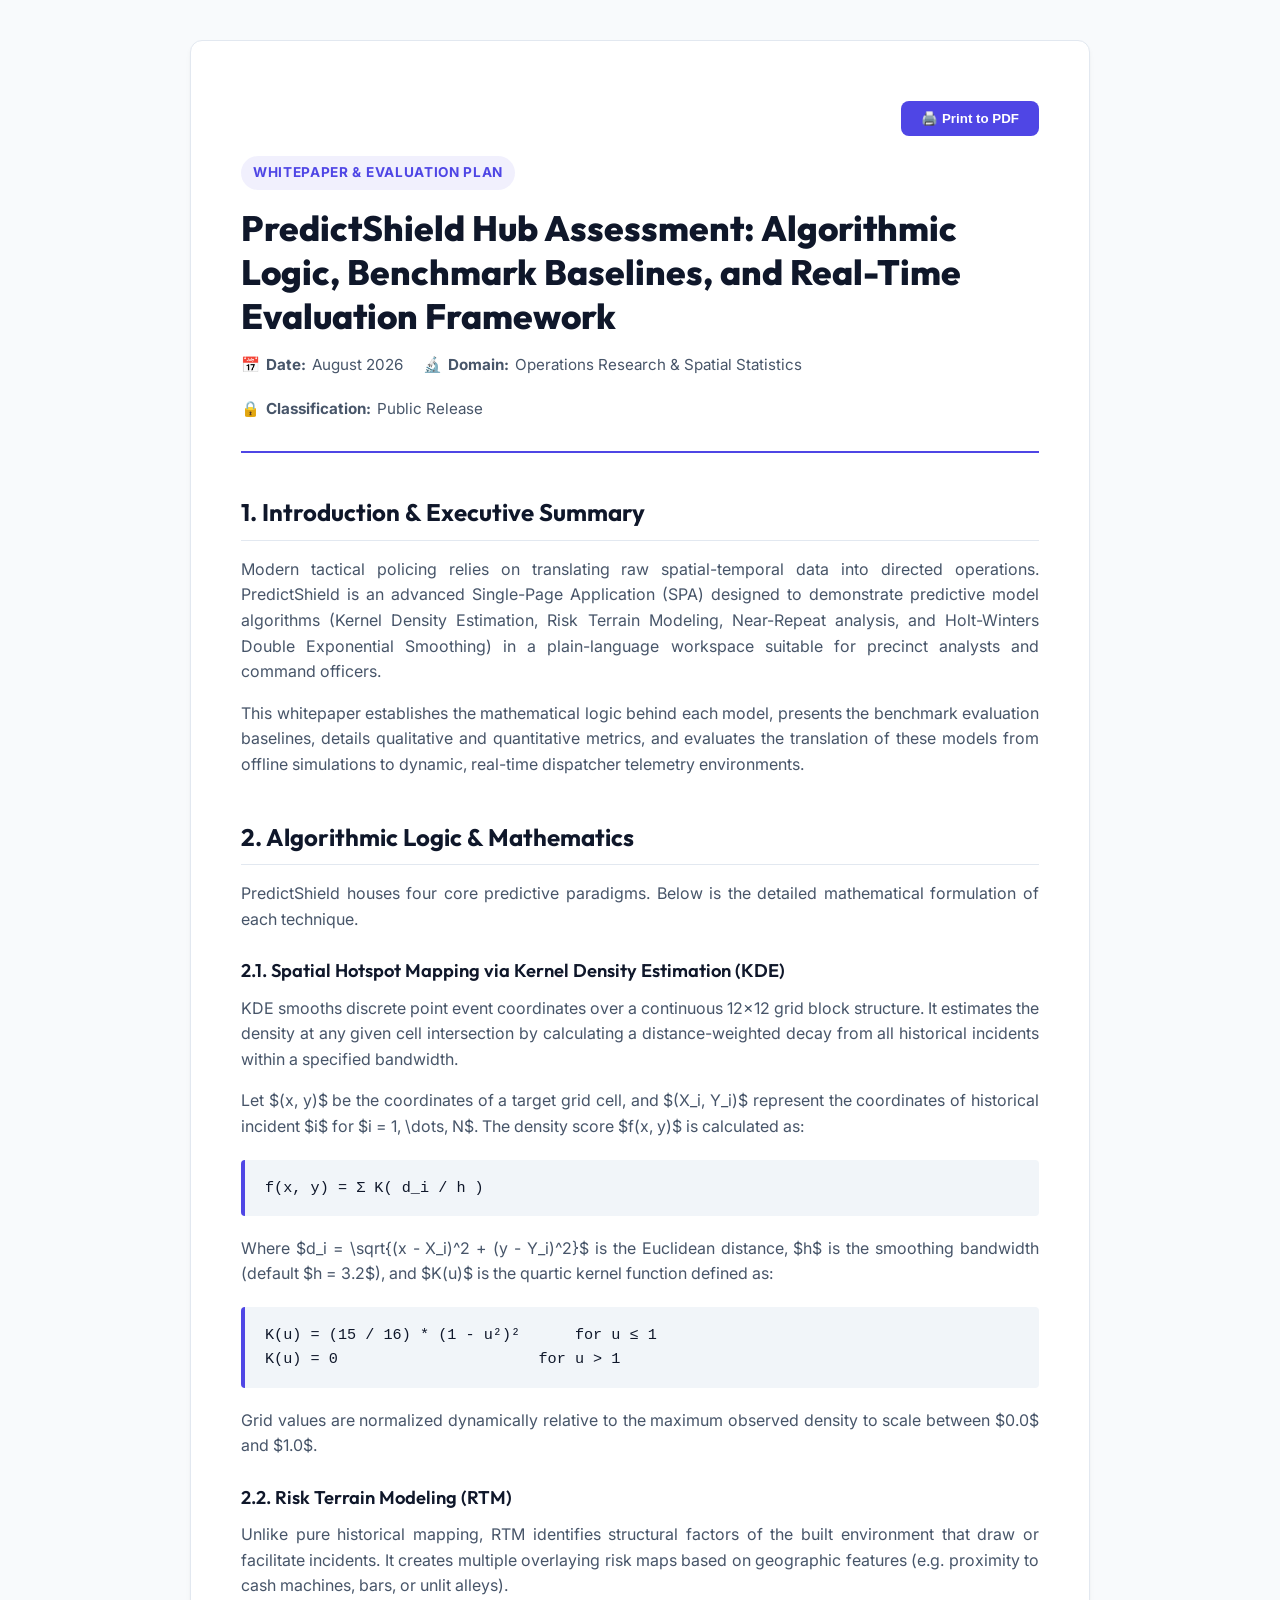
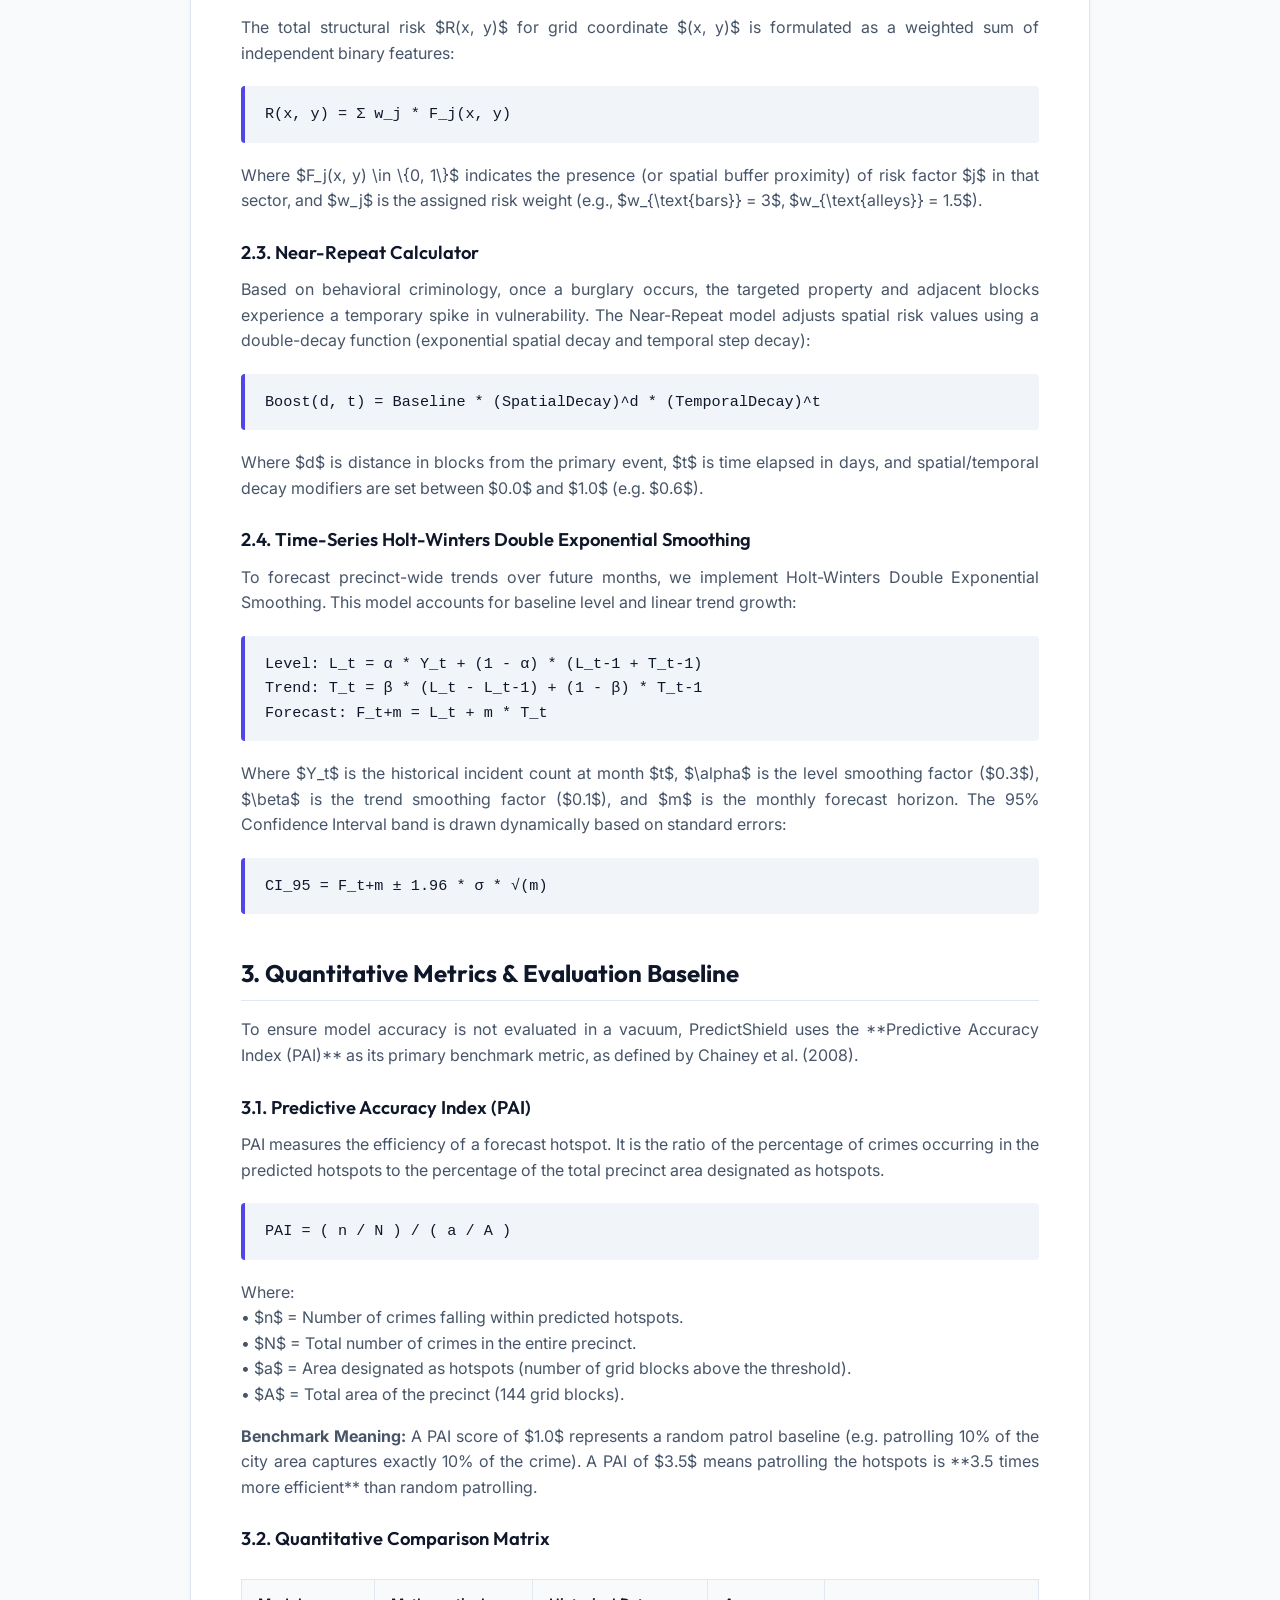
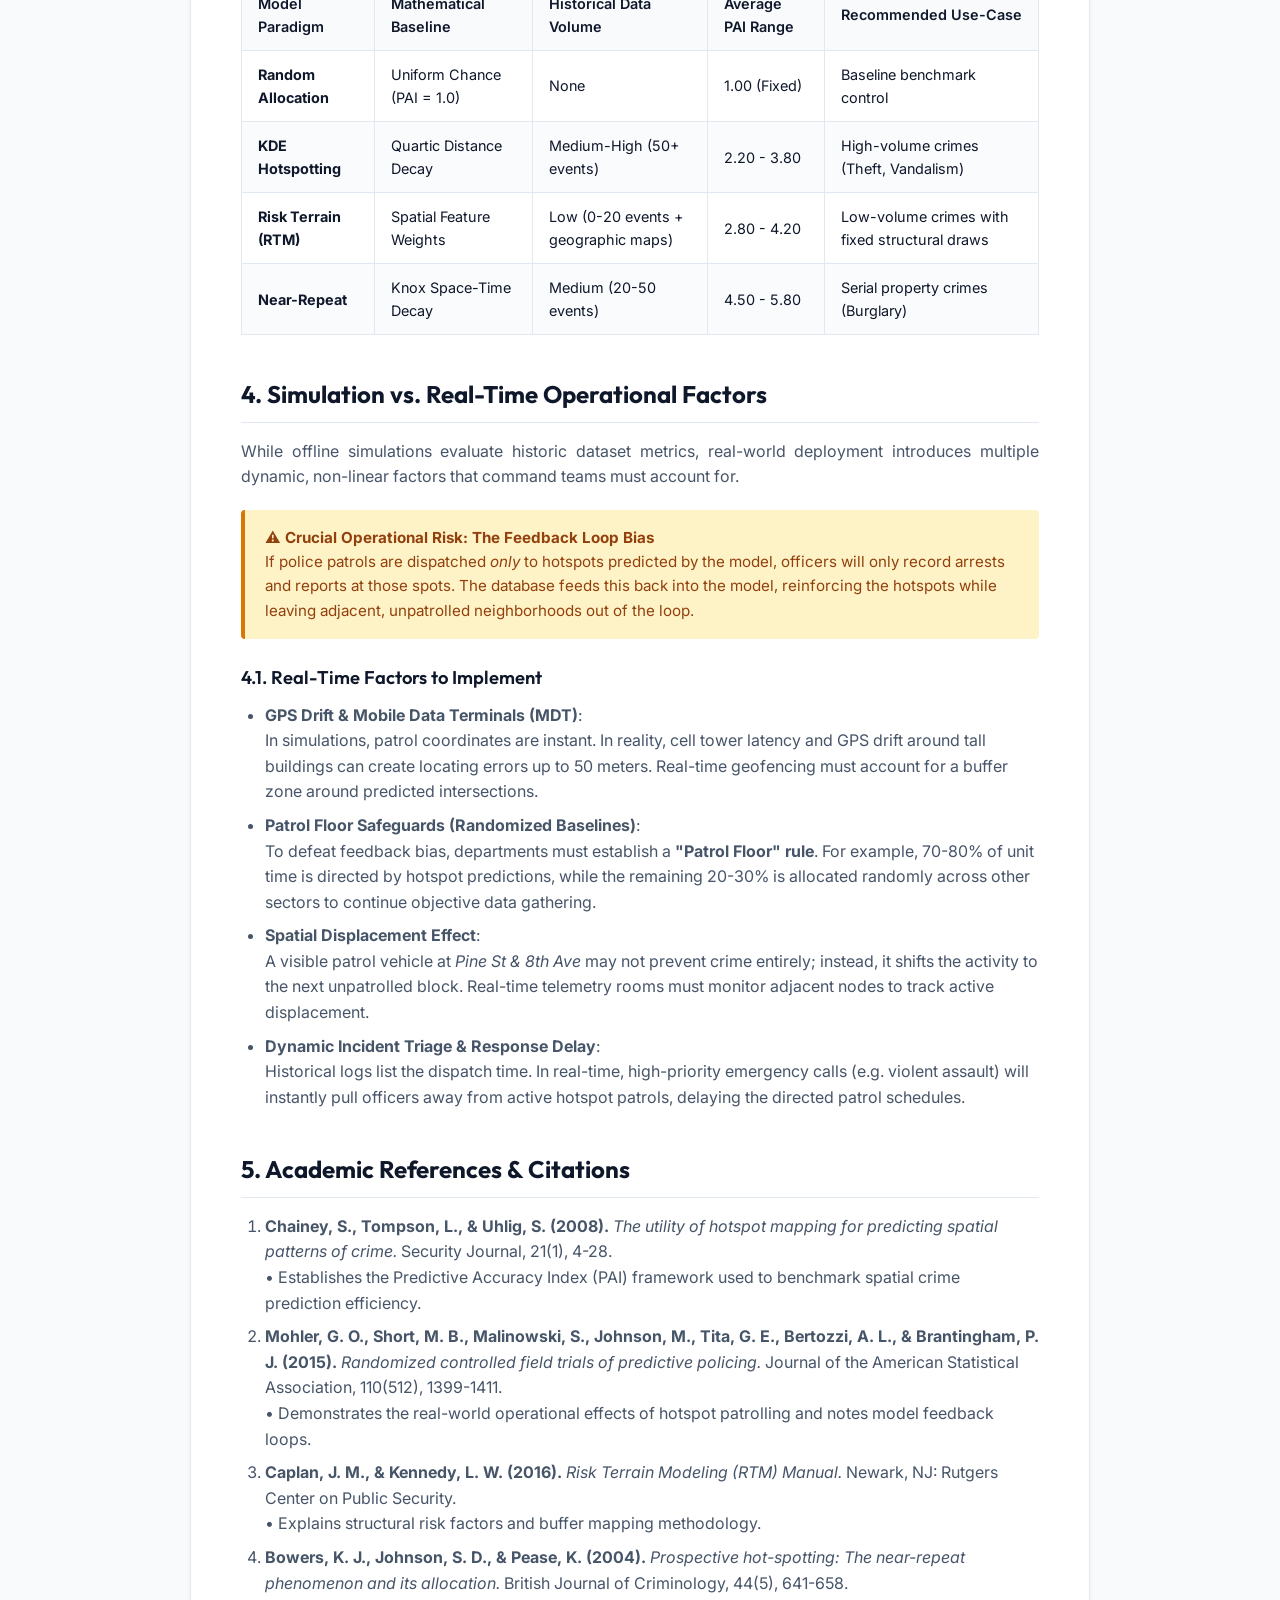
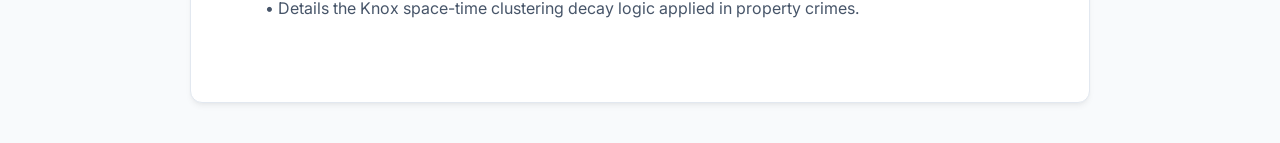
<file: report.html>
<!DOCTYPE html>
<html lang="en">
<head>
  <meta charset="UTF-8">
  <meta name="viewport" content="width=device-width, initial-scale=1.0">
  <title>Technical Report: Algorithmic Logic and Benchmark Baselines - PredictShield</title>
  <link rel="preconnect" href="https://fonts.googleapis.com">
  <link rel="preconnect" href="https://fonts.gstatic.com" crossorigin>
  <link href="https://fonts.googleapis.com/css2?family=Inter:wght@300;400;500;600;700;800&family=Outfit:wght@300;400;500;600;700;800&display=swap" rel="stylesheet">
  <style>
    :root {
      --color-primary: #4f46e5;
      --color-primary-dark: #3730a3;
      --color-text: #0f172a;
      --color-text-muted: #475569;
      --color-bg: #f8fafc;
      --color-border: #e2e8f0;
      --radius-md: 12px;
      --radius-sm: 8px;
    }

    * {
      box-sizing: border-box;
      margin: 0;
      padding: 0;
    }

    body {
      font-family: 'Inter', sans-serif;
      color: var(--color-text);
      background-color: var(--color-bg);
      line-height: 1.6;
      padding: 40px 20px;
    }

    .report-container {
      max-width: 900px;
      margin: 0 auto;
      background: #ffffff;
      padding: 60px 50px;
      border: 1px solid var(--color-border);
      border-radius: var(--radius-md);
      box-shadow: 0 4px 6px -1px rgba(0, 0, 0, 0.05), 0 2px 4px -2px rgba(0, 0, 0, 0.05);
    }

    /* Header & Cover */
    .report-header {
      border-bottom: 2px solid var(--color-primary);
      padding-bottom: 30px;
      margin-bottom: 40px;
    }

    .report-badge {
      display: inline-block;
      padding: 6px 12px;
      background: rgba(79, 70, 229, 0.08);
      color: var(--color-primary);
      font-size: 0.85rem;
      font-weight: 700;
      border-radius: 9999px;
      margin-bottom: 16px;
      text-transform: uppercase;
      letter-spacing: 0.05em;
    }

    h1 {
      font-family: 'Outfit', sans-serif;
      font-size: 2.2rem;
      font-weight: 800;
      line-height: 1.25;
      color: var(--color-text);
      margin-bottom: 12px;
    }

    .report-meta {
      font-size: 0.95rem;
      color: var(--color-text-muted);
      display: flex;
      gap: 20px;
      flex-wrap: wrap;
      margin-top: 15px;
    }

    .meta-item {
      display: flex;
      align-items: center;
      gap: 6px;
    }

    /* Section Typography */
    h2 {
      font-family: 'Outfit', sans-serif;
      font-size: 1.5rem;
      font-weight: 700;
      color: var(--color-text);
      margin-top: 40px;
      margin-bottom: 16px;
      border-bottom: 1px solid var(--color-border);
      padding-bottom: 8px;
    }

    h3 {
      font-family: 'Outfit', sans-serif;
      font-size: 1.15rem;
      font-weight: 600;
      color: var(--color-text);
      margin-top: 24px;
      margin-bottom: 10px;
    }

    p {
      margin-bottom: 16px;
      color: var(--color-text-muted);
      text-align: justify;
    }

    /* Lists */
    ul, ol {
      margin-left: 24px;
      margin-bottom: 20px;
      color: var(--color-text-muted);
    }

    li {
      margin-bottom: 8px;
    }

    /* Tables */
    table {
      width: 100%;
      border-collapse: collapse;
      margin: 25px 0;
      font-size: 0.9rem;
    }

    th, td {
      border: 1px solid var(--color-border);
      padding: 12px 16px;
      text-align: left;
    }

    th {
      background-color: #f8fafc;
      font-weight: 600;
      color: var(--color-text);
    }

    tr:nth-child(even) {
      background-color: #fafbfd;
    }

    /* Code & Formulas */
    .formula-box {
      background: #f1f5f9;
      border-left: 4px solid var(--color-primary);
      padding: 16px 20px;
      border-radius: 4px;
      font-family: 'Courier New', Courier, monospace;
      font-size: 0.95rem;
      margin: 20px 0;
      overflow-x: auto;
      color: var(--color-text);
    }

    .alert-box {
      background: #fef3c7;
      border-left: 4px solid #d97706;
      padding: 16px 20px;
      border-radius: 4px;
      margin: 20px 0;
      font-size: 0.95rem;
      color: #92400e;
    }

    /* Print Styles */
    @media print {
      body {
        background-color: #ffffff;
        padding: 0;
      }
      .report-container {
        border: none;
        box-shadow: none;
        padding: 0;
        max-width: 100%;
      }
      .page-break {
        page-break-before: always;
      }
      button, .no-print {
        display: none;
      }
      a {
        text-decoration: none;
        color: var(--color-text);
      }
    }
  </style>
</head>
<body>

  <div class="report-container">
    <div class="no-print" style="margin-bottom: 20px; display: flex; justify-content: flex-end;">
      <button onclick="window.print()" style="padding: 10px 20px; background: var(--color-primary); color: white; border: none; border-radius: var(--radius-sm); font-weight: 600; cursor: pointer; display: flex; align-items: center; gap: 8px;">
        🖨️ Print to PDF
      </button>
    </div>

    <!-- REPORT COVER HEADER -->
    <header class="report-header">
      <span class="report-badge">Whitepaper & Evaluation Plan</span>
      <h1>PredictShield Hub Assessment: Algorithmic Logic, Benchmark Baselines, and Real-Time Evaluation Framework</h1>
      <div class="report-meta">
        <div class="meta-item">📅 <strong>Date:</strong> August 2026</div>
        <div class="meta-item">🔬 <strong>Domain:</strong> Operations Research & Spatial Statistics</div>
        <div class="meta-item">🔒 <strong>Classification:</strong> Public Release</div>
      </div>
    </header>

    <!-- SECTION 1: INTRODUCTION & OVERVIEW -->
    <section>
      <h2>1. Introduction & Executive Summary</h2>
      <p>
        Modern tactical policing relies on translating raw spatial-temporal data into directed operations. PredictShield is an advanced Single-Page Application (SPA) designed to demonstrate predictive model algorithms (Kernel Density Estimation, Risk Terrain Modeling, Near-Repeat analysis, and Holt-Winters Double Exponential Smoothing) in a plain-language workspace suitable for precinct analysts and command officers.
      </p>
      <p>
        This whitepaper establishes the mathematical logic behind each model, presents the benchmark evaluation baselines, details qualitative and quantitative metrics, and evaluates the translation of these models from offline simulations to dynamic, real-time dispatcher telemetry environments.
      </p>
    </section>

    <!-- SECTION 2: ALGORITHMIC LOGIC -->
    <section>
      <h2>2. Algorithmic Logic & Mathematics</h2>
      <p>
        PredictShield houses four core predictive paradigms. Below is the detailed mathematical formulation of each technique.
      </p>

      <h3>2.1. Spatial Hotspot Mapping via Kernel Density Estimation (KDE)</h3>
      <p>
        KDE smooths discrete point event coordinates over a continuous 12x12 grid block structure. It estimates the density at any given cell intersection by calculating a distance-weighted decay from all historical incidents within a specified bandwidth.
      </p>
      <p>
        Let $(x, y)$ be the coordinates of a target grid cell, and $(X_i, Y_i)$ represent the coordinates of historical incident $i$ for $i = 1, \dots, N$. The density score $f(x, y)$ is calculated as:
      </p>
      <div class="formula-box">
        f(x, y) = &Sigma; K( d_i / h )
      </div>
      <p>
        Where $d_i = \sqrt{(x - X_i)^2 + (y - Y_i)^2}$ is the Euclidean distance, $h$ is the smoothing bandwidth (default $h = 3.2$), and $K(u)$ is the quartic kernel function defined as:
      </p>
      <div class="formula-box">
        K(u) = (15 / 16) * (1 - u²)² &nbsp;&nbsp;&nbsp;&nbsp; for u &le; 1<br>
        K(u) = 0 &nbsp;&nbsp;&nbsp;&nbsp;&nbsp;&nbsp;&nbsp;&nbsp;&nbsp;&nbsp;&nbsp;&nbsp;&nbsp;&nbsp;&nbsp;&nbsp;&nbsp;&nbsp;&nbsp;&nbsp; for u &gt; 1
      </div>
      <p>
        Grid values are normalized dynamically relative to the maximum observed density to scale between $0.0$ and $1.0$.
      </p>

      <h3>2.2. Risk Terrain Modeling (RTM)</h3>
      <p>
        Unlike pure historical mapping, RTM identifies structural factors of the built environment that draw or facilitate incidents. It creates multiple overlaying risk maps based on geographic features (e.g. proximity to cash machines, bars, or unlit alleys).
      </p>
      <p>
        The total structural risk $R(x, y)$ for grid coordinate $(x, y)$ is formulated as a weighted sum of independent binary features:
      </p>
      <div class="formula-box">
        R(x, y) = &Sigma; w_j * F_j(x, y)
      </div>
      <p>
        Where $F_j(x, y) \in \{0, 1\}$ indicates the presence (or spatial buffer proximity) of risk factor $j$ in that sector, and $w_j$ is the assigned risk weight (e.g., $w_{\text{bars}} = 3$, $w_{\text{alleys}} = 1.5$).
      </p>

      <div class="page-break"></div>

      <h3>2.3. Near-Repeat Calculator</h3>
      <p>
        Based on behavioral criminology, once a burglary occurs, the targeted property and adjacent blocks experience a temporary spike in vulnerability. The Near-Repeat model adjusts spatial risk values using a double-decay function (exponential spatial decay and temporal step decay):
      </p>
      <div class="formula-box">
        Boost(d, t) = Baseline * (SpatialDecay)^d * (TemporalDecay)^t
      </div>
      <p>
        Where $d$ is distance in blocks from the primary event, $t$ is time elapsed in days, and spatial/temporal decay modifiers are set between $0.0$ and $1.0$ (e.g. $0.6$).
      </p>

      <h3>2.4. Time-Series Holt-Winters Double Exponential Smoothing</h3>
      <p>
        To forecast precinct-wide trends over future months, we implement Holt-Winters Double Exponential Smoothing. This model accounts for baseline level and linear trend growth:
      </p>
      <div class="formula-box">
        Level: L_t = &alpha; * Y_t + (1 - &alpha;) * (L_t-1 + T_t-1)<br>
        Trend: T_t = &beta; * (L_t - L_t-1) + (1 - &beta;) * T_t-1<br>
        Forecast: F_t+m = L_t + m * T_t
      </div>
      <p>
        Where $Y_t$ is the historical incident count at month $t$, $\alpha$ is the level smoothing factor ($0.3$), $\beta$ is the trend smoothing factor ($0.1$), and $m$ is the monthly forecast horizon. The 95% Confidence Interval band is drawn dynamically based on standard errors:
      </p>
      <div class="formula-box">
        CI_95 = F_t+m &plusmn; 1.96 * &sigma; * &radic;(m)
      </div>
    </section>

    <!-- SECTION 3: EVALUATION & BENCHMARKS -->
    <section>
      <h2>3. Quantitative Metrics & Evaluation Baseline</h2>
      <p>
        To ensure model accuracy is not evaluated in a vacuum, PredictShield uses the **Predictive Accuracy Index (PAI)** as its primary benchmark metric, as defined by Chainey et al. (2008).
      </p>
      
      <h3>3.1. Predictive Accuracy Index (PAI)</h3>
      <p>
        PAI measures the efficiency of a forecast hotspot. It is the ratio of the percentage of crimes occurring in the predicted hotspots to the percentage of the total precinct area designated as hotspots.
      </p>
      <div class="formula-box">
        PAI = ( n / N ) / ( a / A )
      </div>
      <p>
        Where:<br>
        • $n$ = Number of crimes falling within predicted hotspots.<br>
        • $N$ = Total number of crimes in the entire precinct.<br>
        • $a$ = Area designated as hotspots (number of grid blocks above the threshold).<br>
        • $A$ = Total area of the precinct (144 grid blocks).
      </p>
      <p>
        <strong>Benchmark Meaning:</strong> A PAI score of $1.0$ represents a random patrol baseline (e.g. patrolling 10% of the city area captures exactly 10% of the crime). A PAI of $3.5$ means patrolling the hotspots is **3.5 times more efficient** than random patrolling.
      </p>

      <h3>3.2. Quantitative Comparison Matrix</h3>
      <table>
        <thead>
          <tr>
            <th>Model Paradigm</th>
            <th>Mathematical Baseline</th>
            <th>Historical Data Volume</th>
            <th>Average PAI Range</th>
            <th>Recommended Use-Case</th>
          </tr>
        </thead>
        <tbody>
          <tr>
            <td><strong>Random Allocation</strong></td>
            <td>Uniform Chance (PAI = 1.0)</td>
            <td>None</td>
            <td>1.00 (Fixed)</td>
            <td>Baseline benchmark control</td>
          </tr>
          <tr>
            <td><strong>KDE Hotspotting</strong></td>
            <td>Quartic Distance Decay</td>
            <td>Medium-High (50+ events)</td>
            <td>2.20 - 3.80</td>
            <td>High-volume crimes (Theft, Vandalism)</td>
          </tr>
          <tr>
            <td><strong>Risk Terrain (RTM)</strong></td>
            <td>Spatial Feature Weights</td>
            <td>Low (0-20 events + geographic maps)</td>
            <td>2.80 - 4.20</td>
            <td>Low-volume crimes with fixed structural draws</td>
          </tr>
          <tr>
            <td><strong>Near-Repeat</strong></td>
            <td>Knox Space-Time Decay</td>
            <td>Medium (20-50 events)</td>
            <td>4.50 - 5.80</td>
            <td>Serial property crimes (Burglary)</td>
          </tr>
        </tbody>
      </table>
    </section>

    <!-- SECTION 4: REAL-TIME TRANSLATION -->
    <section>
      <h2>4. Simulation vs. Real-Time Operational Factors</h2>
      <p>
        While offline simulations evaluate historic dataset metrics, real-world deployment introduces multiple dynamic, non-linear factors that command teams must account for.
      </p>

      <div class="alert-box">
        <strong>⚠️ Crucial Operational Risk: The Feedback Loop Bias</strong><br>
        If police patrols are dispatched <em>only</em> to hotspots predicted by the model, officers will only record arrests and reports at those spots. The database feeds this back into the model, reinforcing the hotspots while leaving adjacent, unpatrolled neighborhoods out of the loop.
      </div>

      <h3>4.1. Real-Time Factors to Implement</h3>
      <ul>
        <li>
          <strong>GPS Drift & Mobile Data Terminals (MDT)</strong>:<br>
          In simulations, patrol coordinates are instant. In reality, cell tower latency and GPS drift around tall buildings can create locating errors up to 50 meters. Real-time geofencing must account for a buffer zone around predicted intersections.
        </li>
        <li>
          <strong>Patrol Floor Safeguards (Randomized Baselines)</strong>:<br>
          To defeat feedback bias, departments must establish a <strong>"Patrol Floor" rule</strong>. For example, 70-80% of unit time is directed by hotspot predictions, while the remaining 20-30% is allocated randomly across other sectors to continue objective data gathering.
        </li>
        <li>
          <strong>Spatial Displacement Effect</strong>:<br>
          A visible patrol vehicle at <em>Pine St & 8th Ave</em> may not prevent crime entirely; instead, it shifts the activity to the next unpatrolled block. Real-time telemetry rooms must monitor adjacent nodes to track active displacement.
        </li>
        <li>
          <strong>Dynamic Incident Triage & Response Delay</strong>:<br>
          Historical logs list the dispatch time. In real-time, high-priority emergency calls (e.g. violent assault) will instantly pull officers away from active hotspot patrols, delaying the directed patrol schedules.
        </li>
      </ul>
    </section>

    <!-- SECTION 5: REFERENCES -->
    <section class="page-break">
      <h2>5. Academic References & Citations</h2>
      <ol>
        <li>
          <strong>Chainey, S., Tompson, L., & Uhlig, S. (2008).</strong> <em>The utility of hotspot mapping for predicting spatial patterns of crime.</em> Security Journal, 21(1), 4-28. <br>
          • Establishes the Predictive Accuracy Index (PAI) framework used to benchmark spatial crime prediction efficiency.
        </li>
        <li>
          <strong>Mohler, G. O., Short, M. B., Malinowski, S., Johnson, M., Tita, G. E., Bertozzi, A. L., & Brantingham, P. J. (2015).</strong> <em>Randomized controlled field trials of predictive policing.</em> Journal of the American Statistical Association, 110(512), 1399-1411.<br>
          • Demonstrates the real-world operational effects of hotspot patrolling and notes model feedback loops.
        </li>
        <li>
          <strong>Caplan, J. M., & Kennedy, L. W. (2016).</strong> <em>Risk Terrain Modeling (RTM) Manual.</em> Newark, NJ: Rutgers Center on Public Security.<br>
          • Explains structural risk factors and buffer mapping methodology.
        </li>
        <li>
          <strong>Bowers, K. J., Johnson, S. D., & Pease, K. (2004).</strong> <em>Prospective hot-spotting: The near-repeat phenomenon and its allocation.</em> British Journal of Criminology, 44(5), 641-658.<br>
          • Details the Knox space-time clustering decay logic applied in property crimes.
        </li>
      </ol>
    </section>
  </div>

</body>
</html>
</file>
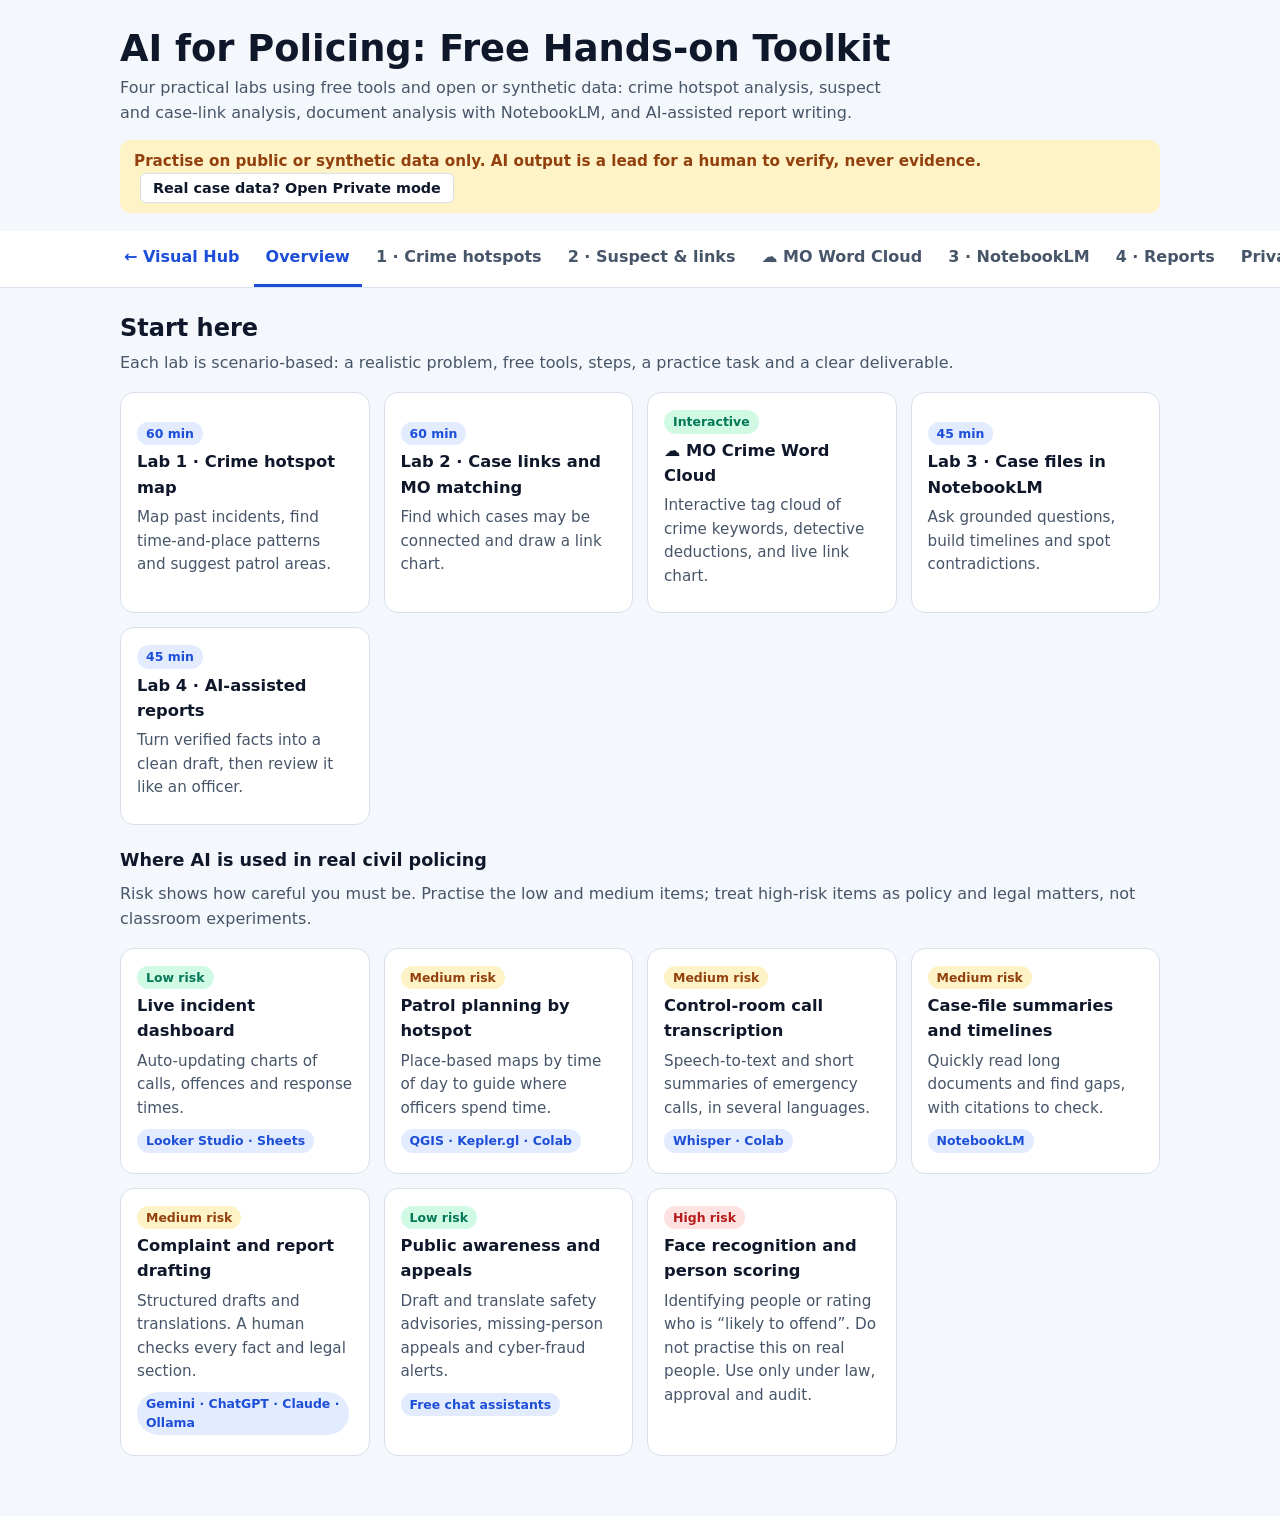
<file: toolkit.html>
<!doctype html>
<html lang="en">
<head>
<meta charset="utf-8">
<meta name="viewport" content="width=device-width, initial-scale=1, viewport-fit=cover">
<title>AI for Policing: Free Hands-on Toolkit</title>
<style>
:root{--bg:#f4f7fb;--card:#ffffff;--tx:#0f172a;--mu:#475569;--ln:#d8e0ec;--ac:#1d4ed8;--acs:#e3ecff;--am:#92400e;--ams:#fef3c7;--ok:#047857;--oks:#d1fae5;--bad:#b91c1c;--bads:#fee2e2;--code:#0b1220;--ct:#b7f7d0;box-sizing:border-box;padding-top:env(safe-area-inset-top,0px);padding-bottom:env(safe-area-inset-bottom,0px)}
@media (prefers-color-scheme:dark){:root:not([data-theme="light"]){--bg:#0a1120;--card:#111b2e;--tx:#e6edf7;--mu:#a3b3cb;--ln:#24324a;--ac:#8dbbff;--acs:#172a4d;--am:#fbbf24;--ams:#2f2410;--ok:#34d399;--oks:#0d2a22;--bad:#fca5a5;--bads:#341515;--code:#050a14;--ct:#a7f3d0}}
:root[data-theme="dark"]{--bg:#0a1120;--card:#111b2e;--tx:#e6edf7;--mu:#a3b3cb;--ln:#24324a;--ac:#8dbbff;--acs:#172a4d;--am:#fbbf24;--ams:#2f2410;--ok:#34d399;--oks:#0d2a22;--bad:#fca5a5;--bads:#341515;--code:#050a14;--ct:#a7f3d0}
html{scroll-padding-top:calc(env(safe-area-inset-top,0px) + 64px)}
*{box-sizing:border-box}
body{margin:0;background:var(--bg);color:var(--tx);font:16px/1.55 system-ui,-apple-system,"Segoe UI",Roboto,Helvetica,Arial,sans-serif}
body::before{content:"";position:fixed;inset:0 0 auto;height:env(safe-area-inset-top,0px);background:var(--card);z-index:20}
header{padding:28px 20px 18px;max-width:1080px;margin:0 auto}
header h1{margin:0 0 6px;font-size:clamp(1.6rem,4.5vw,2.3rem);line-height:1.15}
header p{margin:0;color:var(--mu);max-width:780px}
.rule{margin:14px 0 0;padding:10px 14px;border-radius:10px;background:var(--ams);color:var(--am);font-weight:600;font-size:.95rem}
nav{position:sticky;top:env(safe-area-inset-top,0px);z-index:10;background:var(--card);border-bottom:1px solid var(--ln);overflow-x:auto;white-space:nowrap}
nav .in{max-width:1080px;margin:0 auto;padding:0 12px;display:flex;gap:2px}
nav button{background:none;border:0;border-bottom:3px solid transparent;color:var(--mu);font:inherit;font-weight:600;padding:14px 12px;cursor:pointer}
nav button[aria-selected="true"]{color:var(--ac);border-bottom-color:var(--ac)}
main{max-width:1080px;margin:0 auto;padding:22px 20px 60px}
h2{font-size:1.5rem;margin:0 0 4px}h3{font-size:1.1rem;margin:22px 0 8px}
.sub{color:var(--mu);margin:0 0 16px}
.grid{display:grid;gap:14px;grid-template-columns:repeat(auto-fit,minmax(240px,1fr))}
.card{background:var(--card);border:1px solid var(--ln);border-radius:14px;padding:16px}
.card h4{margin:0 0 6px;font-size:1.02rem}.card p{margin:0 0 8px;color:var(--mu);font-size:.95rem}
.lab{cursor:pointer;text-align:left;font:inherit;color:inherit;width:100%}
.lab:hover{border-color:var(--ac)}
.tag{display:inline-block;padding:2px 9px;border-radius:99px;font-size:.78rem;font-weight:700;background:var(--acs);color:var(--ac);margin:0 4px 4px 0}
.low{background:var(--oks);color:var(--ok)}.med{background:var(--ams);color:var(--am)}.high{background:var(--bads);color:var(--bad)}
.scn{border-left:4px solid var(--ac);background:var(--acs);padding:12px 14px;border-radius:0 10px 10px 0;margin:10px 0 16px}
.scn b{display:block;font-size:.78rem;letter-spacing:.08em;color:var(--ac)}
ol.steps{list-style:none;counter-reset:s;padding:0;margin:0}
ol.steps>li{counter-increment:s;position:relative;background:var(--card);border:1px solid var(--ln);border-radius:12px;padding:12px 14px 12px 54px;margin-bottom:10px}
ol.steps>li::before{content:counter(s);position:absolute;left:14px;top:12px;width:28px;height:28px;border-radius:50%;background:var(--ac);color:var(--card);font-weight:700;display:grid;place-items:center}
ol.steps b{display:block}
ol.steps span{color:var(--mu);font-size:.95rem}
pre.code{position:relative;background:var(--code);color:var(--ct);border-radius:10px;padding:14px;margin:8px 0 0;overflow-x:auto;font:13px/1.5 ui-monospace,Menlo,Consolas,monospace}
pre.code code{white-space:pre}
.cp{position:absolute;top:6px;right:6px;font:600 12px system-ui,sans-serif;background:var(--card);color:var(--tx);border:1px solid var(--ln);border-radius:6px;padding:3px 9px;cursor:pointer}
.prompt{display:flex;gap:10px;align-items:flex-start;justify-content:space-between;background:var(--card);border:1px solid var(--ln);border-radius:10px;padding:10px 12px;margin-bottom:8px;font-size:.95rem}
.prompt .cp{position:static;flex:none}
.two{display:grid;gap:14px;grid-template-columns:repeat(auto-fit,minmax(300px,1fr))}
.do{border-top:4px solid var(--ok)}.dont{border-top:4px solid var(--bad)}
ul.l{margin:0;padding-left:20px}ul.l li{margin:4px 0}
.chips{display:flex;flex-wrap:wrap;gap:8px;margin:0 0 14px}
.chips button{font:inherit;font-weight:600;font-size:.9rem;border:1px solid var(--ln);background:var(--card);color:var(--tx);border-radius:99px;padding:6px 14px;cursor:pointer}
.chips button[aria-pressed="true"]{background:var(--ac);color:var(--card);border-color:var(--ac)}
.task{border:2px dashed var(--ac);border-radius:12px;padding:12px 14px;margin-top:16px}
.task b{color:var(--ac)}
label{display:block;font-weight:600;font-size:.9rem;margin:10px 0 4px}
input,select,textarea{width:100%;font:inherit;color:var(--tx);background:var(--bg);border:1px solid var(--ln);border-radius:8px;padding:8px 10px}
textarea{min-height:84px;resize:vertical}
.chk label{font-weight:400;display:flex;gap:10px;align-items:flex-start;margin:6px 0}
.chk input{width:auto;margin-top:5px}
small.n{color:var(--mu)}
@media (max-width:560px){main{padding:18px 14px 50px}header{padding:22px 14px 14px}}

/* Word Cloud, Link Graph, and Hotspot Matrix Styles */
.wc-cloud-box{background:var(--card);border:1px solid var(--ln);border-radius:16px;padding:24px;min-height:280px;display:flex;flex-wrap:wrap;align-items:center;justify-content:center;gap:10px 14px;position:relative;overflow:hidden;box-shadow:0 4px 20px rgba(0,0,0,0.03)}
.wc-tag{display:inline-flex;align-items:center;gap:6px;border-radius:99px;padding:6px 14px;cursor:pointer;transition:all .2s cubic-bezier(.16,1,.3,1);font-weight:600;user-select:none;border:1px solid transparent;line-height:1.2}
.wc-tag:hover{transform:translateY(-2px) scale(1.08);box-shadow:0 6px 14px rgba(0,0,0,0.12);z-index:5}
.wc-tag.active{transform:scale(1.12);box-shadow:0 0 0 3px var(--ac), 0 8px 18px rgba(29,78,216,.25);border-color:#fff;z-index:10}
.wc-count{font-size:.72em;opacity:.85;background:rgba(0,0,0,.12);padding:2px 6px;border-radius:10px;font-weight:700}
.wc-burglary{background:#f3e8ff;color:#7e22ce;border-color:#e9d5ff}
.wc-snatching{background:#ffedd5;color:#c2410c;border-color:#fed7aa}
.wc-cyber{background:#e0f2fe;color:#0369a1;border-color:#bae6fd}
.wc-autotheft{background:#dcfce7;color:#15803d;border-color:#bbf7d0}
.wc-weapons{background:#fee2e2;color:#b91c1c;border-color:#fecaca}
@media (prefers-color-scheme:dark){
  :root:not([data-theme="light"]) .wc-burglary{background:#3b185f;color:#d8b4fe;border-color:#581c87}
  :root:not([data-theme="light"]) .wc-snatching{background:#4a2107;color:#fdba74;border-color:#7c2d12}
  :root:not([data-theme="light"]) .wc-cyber{background:#0c3554;color:#7dd3fc;border-color:#075985}
  :root:not([data-theme="light"]) .wc-autotheft{background:#0d3822;color:#86efac;border-color:#14532d}
  :root:not([data-theme="light"]) .wc-weapons{background:#450a0a;color:#fca5a5;border-color:#7f1d1d}
}
.wc-inspector{background:var(--card);border:1px solid var(--ln);border-radius:14px;padding:18px;display:grid;grid-template-columns:1.2fr 1fr;gap:16px;margin-top:14px}
@media (max-width:768px){.wc-inspector{grid-template-columns:1fr}}
.wc-detail-card{padding:14px;background:var(--bg);border-radius:10px;border:1px solid var(--ln)}
.wc-case-item{padding:10px;border-radius:8px;background:var(--card);border:1px solid var(--ln);margin-bottom:8px;font-size:.88rem}
.wc-case-item b{color:var(--ac)}
.wc-highlight{background:#fef08a;color:#854d0e;padding:1px 4px;border-radius:4px;font-weight:700}
.link-graph-box{background:var(--card);border:1px solid var(--ln);border-radius:14px;padding:16px;margin-top:16px}
.link-node{cursor:pointer;transition:all .2s ease}
.link-node:hover circle{stroke-width:3px;stroke:var(--ac)}
.link-edge{stroke:var(--ln);stroke-width:1.5px;transition:all .2s ease}
.link-edge.active{stroke:var(--ac);stroke-width:3px;stroke-dasharray:4;animation:wc-dash 1s linear infinite}
@keyframes wc-dash{to{stroke-dashoffset:-8}}
.wc-sandbox{background:var(--card);border:1px solid var(--ln);border-radius:14px;padding:18px;margin-top:16px}
.wc-presets{display:flex;flex-wrap:wrap;gap:8px;margin:8px 0 12px}
.wc-preset-btn{font-size:.82rem;padding:4px 10px;border-radius:8px;border:1px solid var(--ln);background:var(--bg);cursor:pointer;color:var(--tx);font-weight:500}
.wc-preset-btn:hover{border-color:var(--ac);color:var(--ac)}
.hotspot-cell{border-radius:8px;padding:10px;text-align:center;font-weight:700;font-size:.85rem;cursor:pointer;transition:all .2s;border:1px solid transparent;display:flex;flex-direction:column;justify-content:center;align-items:center;min-height:58px}
.hotspot-cell:hover{transform:scale(1.04);box-shadow:0 4px 10px rgba(0,0,0,0.1)}

</style>
</head>
<body>
<header>
  <h1>AI for Policing: Free Hands-on Toolkit</h1>
  <p>Four practical labs using free tools and open or synthetic data: crime hotspot analysis, suspect and case-link analysis, document analysis with NotebookLM, and AI-assisted report writing.</p>
  <div class="rule">Practise on public or synthetic data only. AI output is a lead for a human to verify, never evidence. <button class="cp" data-go="private" style="position:static;font-size:.9rem;padding:6px 12px;margin-left:6px">Real case data? Open Private mode</button></div>
</header>
<nav><div class="in" role="tablist">
  <a href="index.html" style="text-decoration:none;font-weight:700;color:var(--ac);padding:14px 12px;display:inline-flex;align-items:center;gap:4px;border-bottom:3px solid transparent;">← Visual Hub</a>
  <button data-t="overview" aria-selected="true">Overview</button>
  <button data-t="hotspots">1 · Crime hotspots</button>
  <button data-t="suspects">2 · Suspect &amp; links</button>
  <button data-t="wordcloud">☁️ MO Word Cloud</button>
  <button data-t="notebooklm">3 · NotebookLM</button>
  <button data-t="reports">4 · Reports</button>
  <button data-t="private">Private mode</button>
  <button data-t="tools">Free tools</button>
  <button data-t="ethics">Ethics &amp; safety</button>
</div></nav>
<main>

<section class="panel" id="overview">
  <h2>Start here</h2>
  <p class="sub">Each lab is scenario-based: a realistic problem, free tools, steps, a practice task and a clear deliverable.</p>
  <div class="grid">
    <button class="card lab" data-go="hotspots"><span class="tag">60 min</span><h4>Lab 1 · Crime hotspot map</h4><p>Map past incidents, find time-and-place patterns and suggest patrol areas.</p></button>
    <button class="card lab" data-go="suspects"><span class="tag">60 min</span><h4>Lab 2 · Case links and MO matching</h4><p>Find which cases may be connected and draw a link chart.</p></button>
    <button class="card lab" data-go="wordcloud"><span class="tag" style="background:var(--oks);color:var(--ok);">Interactive</span><h4>☁️ MO Crime Word Cloud</h4><p>Interactive tag cloud of crime keywords, detective deductions, and live link chart.</p></button>
    <button class="card lab" data-go="notebooklm"><span class="tag">45 min</span><h4>Lab 3 · Case files in NotebookLM</h4><p>Ask grounded questions, build timelines and spot contradictions.</p></button>
    <button class="card lab" data-go="reports"><span class="tag">45 min</span><h4>Lab 4 · AI-assisted reports</h4><p>Turn verified facts into a clean draft, then review it like an officer.</p></button>
  </div>

  <h3>Where AI is used in real civil policing</h3>
  <p class="sub">Risk shows how careful you must be. Practise the low and medium items; treat high-risk items as policy and legal matters, not classroom experiments.</p>
  <div class="grid">
    <div class="card"><span class="tag low">Low risk</span><h4>Live incident dashboard</h4><p>Auto-updating charts of calls, offences and response times.</p><span class="tag">Looker Studio · Sheets</span></div>
    <div class="card"><span class="tag med">Medium risk</span><h4>Patrol planning by hotspot</h4><p>Place-based maps by time of day to guide where officers spend time.</p><span class="tag">QGIS · Kepler.gl · Colab</span></div>
    <div class="card"><span class="tag med">Medium risk</span><h4>Control-room call transcription</h4><p>Speech-to-text and short summaries of emergency calls, in several languages.</p><span class="tag">Whisper · Colab</span></div>
    <div class="card"><span class="tag med">Medium risk</span><h4>Case-file summaries and timelines</h4><p>Quickly read long documents and find gaps, with citations to check.</p><span class="tag">NotebookLM</span></div>
    <div class="card"><span class="tag med">Medium risk</span><h4>Complaint and report drafting</h4><p>Structured drafts and translations. A human checks every fact and legal section.</p><span class="tag">Gemini · ChatGPT · Claude · Ollama</span></div>
    <div class="card"><span class="tag low">Low risk</span><h4>Public awareness and appeals</h4><p>Draft and translate safety advisories, missing-person appeals and cyber-fraud alerts.</p><span class="tag">Free chat assistants</span></div>
    <div class="card"><span class="tag high">High risk</span><h4>Face recognition and person scoring</h4><p>Identifying people or rating who is “likely to offend”. Do not practise this on real people. Use only under law, approval and audit.</p></div>
  </div>
</section>

<section class="panel" id="hotspots" hidden>
  <h2>Lab 1 · Crime hotspot analysis</h2>
  <p class="sub">Predict <em>where and when</em> crime is more likely, not who will commit it.</p>
  <div class="scn"><b>SCENARIO</b>You are the analyst for a district control room. House burglaries have risen in the last two months. Where should next week’s night patrols focus?</div>
  <div class="tag">Colab</div><div class="tag">Google Sheets</div><div class="tag">QGIS or Kepler.gl</div><div class="tag">Orange (optional)</div>
  <h3>Steps</h3>
  <ol class="steps">
    <li><b>Get open data</b><span>Download street-level crime CSVs from data.police.uk, the Chicago Data Portal or data.gov.in, or generate a synthetic file with latitude, longitude, date, time and offence type.</span></li>
    <li><b>Clean it</b><span>In Sheets or pandas: remove rows with no coordinates, standardise dates, keep one offence type (for example burglary).</span></li>
    <li><b>Map it</b><span>Load the points into Kepler.gl (runs in the browser) or QGIS and switch on a heatmap. Compare day and night.</span></li>
    <li><b>Find time patterns</b><span>Make an hour × weekday table. Which time blocks carry most incidents?</span></li>
    <li><b>Build a simple forecast</b><span>Count incidents per grid cell per week, then compare a baseline (average of the last 4 weeks) with a model. Run the starter code below in Colab.</span></li>
    <li><b>Audit the result</b><span>Are hotspots only where police already patrol or where people report more? Note this in your briefing.</span></li>
  </ol>
<pre class="code"><code>import pandas as pd
from sklearn.ensemble import GradientBoostingRegressor
df = pd.read_csv("crimes.csv", parse_dates=["date"])
df["cell"] = df.lat.round(2).astype(str) + "_" + df.lon.round(2).astype(str)
w = df.groupby(["cell", pd.Grouper(key="date", freq="W")]).size().rename("n").reset_index()
w["last4"] = w.groupby("cell").n.transform(lambda s: s.shift(1).rolling(4).mean())
w = w.dropna()
m = GradientBoostingRegressor().fit(w[["last4"]], w.n)
w["pred"] = m.predict(w[["last4"]])
print(w.nlargest(10, "pred")[["cell", "pred"]])   # top-10 cells to review</code></pre>
  <small class="n">Starter only. Improve it by adding hour, weekday, holidays and nearby-cell counts, and test on weeks the model has not seen.</small>
  
  <!-- Interactive Hotspot Matrix (Lab 1 Live Simulator) -->
  <div class="card" style="margin-top:16px;border:1px solid var(--ln);">
    <div style="display:flex;justify-content:space-between;align-items:flex-start;flex-wrap:wrap;gap:8px;">
      <div>
        <span class="tag" style="background:var(--acs);color:var(--ac);font-weight:700">Lab 1 Interactive Component</span>
        <h4 style="margin:4px 0">Interactive Hotspot Grid Matrix Simulator</h4>
        <p style="margin:0;font-size:0.9rem;color:var(--mu)">See how crime concentration shifts across a 4x4 district grid based on day of week and patrol shift.</p>
      </div>
      <div style="font-size:0.8rem;color:var(--mu);">Grid Cells: 16 (0.5km² each)</div>
    </div>
    
    <div style="display:flex;gap:16px;flex-wrap:wrap;margin:14px 0 12px;">
      <div>
        <label style="margin:0 0 4px;font-size:0.82rem">Day Type:</label>
        <div class="chips" id="hs-day-chips" style="margin:0">
          <button data-day="weekday" aria-pressed="true" style="padding:4px 12px;font-size:0.82rem">Weekday</button>
          <button data-day="weekend" aria-pressed="false" style="padding:4px 12px;font-size:0.82rem">Weekend</button>
        </div>
      </div>
      <div>
        <label style="margin:0 0 4px;font-size:0.82rem">Shift Window:</label>
        <div class="chips" id="hs-shift-chips" style="margin:0">
          <button data-shift="day" aria-pressed="false" style="padding:4px 12px;font-size:0.82rem">Day (08:00 - 16:00)</button>
          <button data-shift="evening" aria-pressed="false" style="padding:4px 12px;font-size:0.82rem">Evening (16:00 - 23:00)</button>
          <button data-shift="night" aria-pressed="true" style="padding:4px 12px;font-size:0.82rem">Night (23:00 - 06:00)</button>
        </div>
      </div>
    </div>

    <div style="display:grid;grid-template-columns:repeat(4,1fr);gap:8px;max-width:440px;margin:10px auto;" id="hs-mini-grid">
      <!-- Generated by JS -->
    </div>

    <div id="hs-briefing-alert" style="margin-top:12px;padding:10px 14px;border-radius:8px;background:var(--acs);font-size:0.88rem;color:var(--tx)">
      <b>Recommended Patrol Priority:</b> Sector 9 (Cell B2) & Market Backlane (Cell C3) hold 64% of night burglary probability.
    </div>
  </div>

  <div class="task"><b>Practice task.</b> Produce a one-page patrol briefing: a heatmap, the top 10 grid cells for next week, the best two time windows, and one paragraph on limits and bias.</div>
</section>

<section class="panel" id="suspects" hidden>
  <h2>Lab 2 · Suspect and case-link analysis</h2>
  <p class="sub">Find patterns and links between <em>cases</em>. Do not score individual people.</p>
  <div class="scn"><b>SCENARIO</b>Seven mobile-snatching cases in three weeks, on two bikes, in three areas. Do they share an offender or modus operandi (MO)? What should investigators check next?</div>
  <div class="tag">Colab</div><div class="tag">Gephi</div><div class="tag">Neo4j Aura Free</div><div class="tag">NotebookLM</div>
  <h3>Steps</h3>
  <ol class="steps">
    <li><b>Prepare a synthetic case table</b><span>Columns: case id, date, place, MO text, vehicle, description of offender, items taken. Ask a chat assistant to generate 20 fictional rows.</span></li>
    <li><b>Match MO by meaning</b><span>Convert each MO description to an embedding and rank the cases most similar to a target case (code below).</span></li>
    <li><b>Draw a link chart</b><span>Nodes: cases, vehicles, phone numbers, places. Edges: shared attributes. Use networkx in Colab, or import a CSV into Gephi.</span></li>
    <li><b>Build the timeline</b><span>Put the cases on a map and a timeline. Check travel time between scenes.</span></li>
    <li><b>Write a leads list</b><span>For each link, state the evidence, how strong it is, and what would disprove it.</span></li>
  </ol>
<pre class="code"><code>from sentence_transformers import SentenceTransformer, util
m = SentenceTransformer("all-MiniLM-L6-v2")
e = m.encode(cases.mo_text.tolist())
sim = util.cos_sim(e, e)
print(sim[0].argsort(descending=True)[:4])   # cases most like case 0

import networkx as nx
G = nx.Graph()
G.add_edges_from([("Case 1", "Bike-A"), ("Case 4", "Bike-A"), ("Case 4", "Area-C")])
print(nx.degree_centrality(G))               # most connected nodes</code></pre>
  <div class="task"><b>Practice task.</b> Deliver a link chart plus a leads table with three columns: link, evidence strength (weak, medium, strong), and what would disprove it.</div>

  <!-- Interactive Word Cloud & Link Network Launcher in Lab 2 -->
  <div class="card" style="margin-top:16px;border:2px solid var(--ac);background:var(--acs)">
    <div style="display:flex;justify-content:space-between;align-items:center;flex-wrap:wrap;gap:12px;">
      <div>
        <span class="tag" style="background:var(--ac);color:#fff">Interactive Hands-on Tool</span>
        <h4 style="margin:4px 0 2px;color:var(--tx)">Try the Modus Operandi Crime Word Cloud &amp; Link Chart</h4>
        <p style="margin:0;font-size:0.9rem;color:var(--mu)">Explore how keyword embeddings match cases, discover serial offender signatures, and inspect the co-occurrence network without writing code.</p>
      </div>
      <button class="cp" data-go="wordcloud" style="position:static;background:var(--ac);color:#fff;border-color:var(--ac);padding:8px 16px;font-size:0.92rem;font-weight:700">Open MO Word Cloud Lab →</button>
    </div>
  </div>

  <div class="scn" style="border-left-color:var(--bad);background:var(--bads)"><b style="color:var(--bad)">GUARDRAIL</b>Similar MO is a lead, not proof. A shared pattern can come from many people. Never use AI to label a named person as likely guilty.</div>
</section>


<section class="panel" id="wordcloud" hidden>
  <div style="display:flex;justify-content:space-between;align-items:flex-start;flex-wrap:wrap;gap:10px;margin-bottom:8px;">
    <div>
      <h2>Interactive Modus Operandi (MO) Crime Word Cloud</h2>
      <p class="sub">Click keywords to filter linked cases, uncover serial offender signatures, and test your own synthetic FIR text.</p>
    </div>
    <span class="tag" style="background:var(--oks);color:var(--ok);font-size:0.85rem;padding:4px 12px;">🔒 In-Browser Privacy Preserved</span>
  </div>

  <div class="scn">
    <b>POLICE ANALYST INSIGHT</b>
    Criminals are creatures of habit. A serial burglar repeats entry methods (e.g. <em>balcony latch</em>); mobile snatchers reuse bike models and escape tactics (e.g. <em>black pulsar, pillion rider</em>). Word clouds turn unstructured FIR text into visual pattern alarms.
  </div>

  <!-- Category filter chips -->
  <div class="chips" id="wc-filter-chips">
    <button data-cat="all" aria-pressed="true">All MO Patterns (<span id="wc-total-count">24</span>)</button>
    <button data-cat="burglary" aria-pressed="false">🟣 Burglary &amp; Housebreak</button>
    <button data-cat="snatching" aria-pressed="false">🟠 Street Snatching</button>
    <button data-cat="cyber" aria-pressed="false">🔵 Cyber &amp; Financial Fraud</button>
    <button data-cat="autotheft" aria-pressed="false">🟢 Auto &amp; Bike Theft</button>
  </div>

  <!-- Interactive Word Cloud Canvas -->
  <div class="wc-cloud-box" id="wc-cloud-container">
    <!-- Populated dynamically by JS -->
  </div>

  <!-- Detective Intelligence Inspector Drawer -->
  <div class="wc-inspector" id="wc-inspector-drawer">
    <div class="wc-detail-card">
      <div style="display:flex;justify-content:space-between;align-items:center;margin-bottom:8px;">
        <span class="tag" id="wc-selected-cat" style="margin:0">Category</span>
        <span style="font-size:0.85rem;font-weight:700;color:var(--ac)" id="wc-selected-freq">9 Incident Mentions</span>
      </div>
      <h3 id="wc-selected-word" style="margin:0 0 8px;font-size:1.3rem">Click any word in the cloud above</h3>
      <p id="wc-selected-deduction" style="font-size:0.95rem;line-height:1.5;color:var(--tx)">
        Select a keyword above (e.g., <em>balcony latch</em>, <em>black pulsar</em>, or <em>electricity bill SMS</em>) to inspect its investigative meaning, time correlation, and linked cases.
      </p>

      <div style="margin-top:12px;padding:10px;background:var(--card);border-radius:8px;border:1px solid var(--ln);">
        <b style="font-size:0.8rem;text-transform:uppercase;letter-spacing:0.05em;color:var(--mu);display:block;margin-bottom:4px">Tactical Countermeasure</b>
        <p id="wc-selected-tactic" style="margin:0;font-size:0.88rem;color:var(--tx)">Recommended action for beat officers and patrol supervisors.</p>
      </div>

      <div style="margin-top:10px;font-size:0.85rem;">
        <b>Time &amp; Location Profile:</b> <span id="wc-selected-profile" style="color:var(--mu)">N/A</span>
      </div>
    </div>

    <div class="wc-detail-card">
      <h5 style="margin:0 0 8px">Linked Case Incidents (<span id="wc-matched-count">0</span> matching)</h5>
      <div style="overflow-y:auto;max-height:240px;" id="wc-cases-list">
        <!-- Rendered by JS -->
      </div>
    </div>
  </div>

  <!-- Interactive Case Link Chart (SVG) -->
  <div class="link-graph-box">
    <div style="display:flex;justify-content:space-between;align-items:center;margin-bottom:10px;flex-wrap:wrap;gap:8px;">
      <div>
        <h4 style="margin:0 0 4px">Interactive Case-Attribute Link Chart (Lab 2 Live Graph)</h4>
        <p style="margin:0;font-size:0.88rem;color:var(--mu)">Visualising shared Modus Operandi, vehicles, and areas connecting disparate FIRs.</p>
      </div>
      <div style="display:flex;gap:12px;font-size:0.8rem;">
        <span style="display:inline-flex;align-items:center;gap:4px"><span style="width:10px;height:10px;border-radius:50%;background:#1d4ed8;display:inline-block"></span> Case Node</span>
        <span style="display:inline-flex;align-items:center;gap:4px"><span style="width:10px;height:10px;border-radius:50%;background:#d97706;display:inline-block"></span> Vehicle / MO</span>
        <span style="display:inline-flex;align-items:center;gap:4px"><span style="width:10px;height:10px;border-radius:50%;background:#059669;display:inline-block"></span> Area / Sector</span>
      </div>
    </div>
    <div style="width:100%;overflow-x:auto;">
      <svg id="link-graph-svg" viewBox="0 0 800 320" style="width:100%;max-width:800px;display:block;margin:0 auto;background:var(--bg);border-radius:10px;border:1px solid var(--ln)"></svg>
    </div>
    <small class="n">Click on any node to highlight all connected cases and shared attributes.</small>
  </div>

  <!-- Live FIR Parser & Sandbox -->
  <div class="wc-sandbox">
    <h4 style="margin:0 0 4px">⚡ Live FIR Text Analyzer: Build Your Own Crime Word Cloud</h4>
    <p style="margin:0 0 10px;font-size:0.9rem;color:var(--mu)">Paste raw incident narratives or click a preset below. The local in-browser regex and NLP parser strips stopwords and extracts recurring crime patterns on your machine.</p>

    <div class="wc-presets">
      <span style="font-size:0.85rem;font-weight:600;align-self:center;color:var(--mu)">Presets:</span>
      <button class="wc-preset-btn" data-preset="burglary">Burglary Wave (Beat 4)</button>
      <button class="wc-preset-btn" data-preset="snatching">Biker Snatching (Station Rd)</button>
      <button class="wc-preset-btn" data-preset="cyber">Power Bill Cyber Fraud</button>
      <button class="wc-preset-btn" data-preset="autotheft">Metro Parking Auto Theft</button>
    </div>

    <textarea id="wc-custom-input" placeholder="Paste unclassified FIR complaints or beat patrol logs here..." style="min-height:100px;font-size:0.9rem;"></textarea>

    <div style="display:flex;justify-content:space-between;align-items:center;margin-top:10px;flex-wrap:wrap;gap:10px;">
      <span style="font-size:0.85rem;color:var(--ok);font-weight:600;">✓ In-browser local processing — 0 bytes transmitted outside</span>
      <button class="cp" id="wc-process-btn" style="position:static;background:var(--ac);color:#fff;border-color:var(--ac);padding:8px 18px;font-size:0.95rem;font-weight:700">⚡ Extract Keywords &amp; Update Cloud</button>
    </div>
  </div>
</section>

<section class="panel" id="notebooklm" hidden>
  <h2>Lab 3 · Analyse case files with NotebookLM</h2>
  <p class="sub">NotebookLM answers from the sources you add and shows citations, which makes checking easier.</p>
  <div class="scn"><b>SCENARIO</b>You receive five documents on an online-fraud ring: two public advisories, a synthetic FIR, a synthetic bank-statement summary and news clippings. Brief your superintendent in ten lines.</div>
  <ol class="steps">
    <li><b>Create a notebook</b><span>Open NotebookLM with a Google account and start a new notebook named for the exercise.</span></li>
    <li><b>Add sources</b><span>Upload PDFs or Google Docs, paste text or add web links. Use only public or synthetic material.</span></li>
    <li><b>Ask grounded questions</b><span>Use the prompts below. Open each citation and confirm it says what the answer claims.</span></li>
    <li><b>Generate study aids</b><span>Try the briefing document, timeline, FAQ, mind map and audio overview if they are available in your account.</span></li>
    <li><b>Verify and export</b><span>Mark any claim you cannot trace to a source as [TO VERIFY], then copy the result into a Google Doc.</span></li>
  </ol>
  <h3>Prompts to copy</h3>
  <div class="prompt"><span>Build a dated timeline of events. Give the source for every entry.</span></div>
  <div class="prompt"><span>List every person, phone number, account and place mentioned, and which documents mention each.</span></div>
  <div class="prompt"><span>Where do these documents contradict each other?</span></div>
  <div class="prompt"><span>What information is missing that an investigator should collect next?</span></div>
  <div class="prompt"><span>Summarise for a Superintendent of Police in 10 lines. Mark anything uncertain.</span></div>
  <h3>Other free tools for the same job</h3>
  <p class="sub">Google Sheets or Orange Data Mining for tables and pivots; Looker Studio for dashboards; Tesseract OCR to turn scanned pages into text; a local model through Ollama when data must not leave your machine.</p>
  <div class="task"><b>Practice task.</b> Hand in a 10-line briefing, a timeline with sources, and a list of at least three gaps or contradictions you found.</div>
</section>

<section class="panel" id="reports" hidden>
  <h2>Lab 4 · Generate and prepare reports</h2>
  <p class="sub">Fill in verified facts. The page builds a safe prompt you can paste into any free assistant.</p>
  <div class="two">
    <form id="rform" onsubmit="return false" class="card">
      <label for="rt">Report type</label>
      <select id="rt"><option>incident summary</option><option>hotspot briefing for patrol planning</option><option>case progress note</option><option>public press note</option></select>
      <label for="ro">Offence or topic</label><input id="ro" placeholder="e.g. house burglary (synthetic)">
      <label for="rd">Date and time</label><input id="rd" placeholder="e.g. 12 Oct, 01:30 to 03:00">
      <label for="rl">Area (no private addresses)</label><input id="rl" placeholder="e.g. Sector 5 market area">
      <label for="rf">Confirmed facts, one per line</label><textarea id="rf" placeholder="Rear window forced&#10;Two bikes seen leaving&#10;No injuries"></textarea>
      <label for="rn">Analyst notes</label><textarea id="rn" placeholder="Pattern matches 3 earlier cases"></textarea>
    </form>
    <div class="card">
      <label for="rout">Prompt for a local model (best for real data). Use Gemini, ChatGPT or Claude only with public or synthetic data</label>
      <textarea id="rout" readonly style="min-height:300px;font:13px/1.5 ui-monospace,Menlo,Consolas,monospace"></textarea>
      <button class="cp" id="rcp" style="position:static;margin-top:8px">Copy prompt</button>
    </div>
  </div>
  <h3>Officer review checklist</h3>
  <div class="card chk">
    <label><input type="checkbox"> Every name, date, time and number matches the source record</label>
    <label><input type="checkbox"> Legal sections and procedure were checked by an officer, not the AI</label>
    <label><input type="checkbox"> No real personal data was pasted into a public AI tool</label>
    <label><input type="checkbox"> Facts, assessment and gaps are clearly separated</label>
    <label><input type="checkbox"> AI use is recorded as the department policy requires</label>
    <label><input type="checkbox"> A responsible officer has read it and signed it off</label>
  </div>
  <div class="task"><b>Practice task.</b> Create the same report with two different assistants. List every difference, fix the errors, and complete the checklist.</div>
</section>

<section class="panel" id="private" hidden>
  <h2>Private mode · AI without sending data out</h2>
  <p class="sub">Everything runs on your own computer or a closed network. No uploads, no accounts, no cloud.</p>
  <div class="scn"><b>SCENARIO</b>You must analyse a real set of complaints and call records. Policy says nothing may reach any outside service. Can you still use AI? Yes: run the models locally.</div>
  <h3>Three levels of privacy</h3>
  <div class="grid">
    <div class="card"><span class="tag low">Level 1</span><h4>Local and offline</h4><p>Install tools while online, then switch the network off. Data never leaves the laptop.</p></div>
    <div class="card"><span class="tag med">Level 2</span><h4>Air-gapped machine</h4><p>A computer that is never connected. Bring tools and models in on a scanned USB drive and check file hashes.</p></div>
    <div class="card"><span class="tag">Level 3</span><h4>Department server</h4><p>An on-premise server with access control and logs, so a team can share one private model.</p></div>
  </div>
  <h3>Local replacements for cloud tools</h3>
  <div class="grid">
    <div class="card"><h4>NotebookLM → AnythingLLM or Open WebUI</h4><p>Ask questions over your own files with a local model. Runs on your machine.</p></div>
    <div class="card"><h4>ChatGPT, Gemini, Claude → Ollama, LM Studio, GPT4All</h4><p>Open models such as Llama, Mistral, Gemma and Qwen run without internet.</p></div>
    <div class="card"><h4>Colab → Jupyter or VS Code</h4><p>Same Python code on your own PC. Install packages from a saved folder for offline use.</p></div>
    <div class="card"><h4>Cloud speech-to-text → Whisper locally</h4><p>whisper.cpp or faster-whisper transcribe call recordings on your own computer.</p></div>
    <div class="card"><h4>Online maps → QGIS offline</h4><p>Keep a local base map. Browser map tools usually fetch map tiles from the internet.</p></div>
    <div class="card"><h4>Protect the files</h4><p>Full-disk encryption (BitLocker or LUKS) or a VeraCrypt container, with cloud sync turned off.</p></div>
  </div>
  <h3>Build a private AI assistant</h3>
  <ol class="steps">
    <li><b>Install while online</b><span>Install Ollama from its official site, then download a small model and a local embedding model (commands below).</span></li>
    <li><b>Go offline</b><span>Turn off Wi-Fi and unplug Ethernet. Run the model again to prove it still works.</span></li>
    <li><b>Mask personal details first</b><span>Replace names, phone numbers and addresses with codes. Keep the code key in a separate encrypted file.</span></li>
    <li><b>Ask your questions locally</b><span>Use the Python script below, or a desktop app such as AnythingLLM pointed at Ollama. Switch off telemetry in every tool’s settings.</span></li>
    <li><b>Check nothing leaves</b><span>While it runs, list network connections and confirm there are none to outside addresses.</span></li>
    <li><b>Clean up</b><span>Delete temporary files and chat history, and empty the recycle bin.</span></li>
  </ol>
<pre class="code"><code>ollama pull llama3.2
ollama pull nomic-embed-text
ollama run llama3.2          # works with the network off</code></pre>
<pre class="code"><code>import requests, pathlib
note = pathlib.Path("note.txt").read_text()
r = requests.post("http://localhost:11434/api/generate", json={
    "model": "llama3.2", "stream": False,
    "prompt": "Summarise in 10 lines. Mark uncertain items [TO VERIFY].\n\n" + note})
print(r.json()["response"])      # talks only to your own computer</code></pre>
<pre class="code"><code>import re
t = open("note.txt").read()
t = re.sub(r"\b\d{10}\b", "[PHONE]", t)
t = re.sub(r"\b[A-Z][a-z]+ [A-Z][a-z]+\b", "[NAME]", t)   # crude: check by hand
open("note_masked.txt", "w").write(t)</code></pre>
  <small class="n">The masking script is deliberately simple and will miss things. For real work use Presidio and review every output by hand. Check network use with <code>ss -tup</code> on Linux or <code>netstat -ano</code> on Windows.</small>
  <div class="task"><b>Practice task.</b> With the network off, take a synthetic two-page case note and produce a 10-line summary, a timeline and a list of gaps. Hand in the outputs plus a screenshot of the network check.</div>
  <h3>Secure handling checklist</h3>
  <div class="card chk">
    <label><input type="checkbox"> Disk is encrypted and the account is password protected</label>
    <label><input type="checkbox"> Network is off, or the machine is air-gapped, during analysis</label>
    <label><input type="checkbox"> Tools and models came from official sites and the file hash was checked</label>
    <label><input type="checkbox"> Cloud sync, auto-backup and screen recording are turned off</label>
    <label><input type="checkbox"> Telemetry and analytics are switched off in every tool</label>
    <label><input type="checkbox"> Data was masked, and the code key is stored separately</label>
    <label><input type="checkbox"> A human reviewed the output, and temp files and chat history were wiped</label>
  </div>
  <h3>Be honest about the limits</h3>
  <ul class="l"><li>Small local models are weaker and can make things up. Verify even more carefully.</li><li>Small models need roughly 8 GB of RAM; larger ones need more. A GPU helps but is not required.</li><li>Check each model’s licence before official use.</li><li>Running locally protects the data, but you still need legal authority and approval to analyse it.</li></ul>
</section>

<section class="panel" id="tools" hidden>
  <h2>Free tools directory</h2>
  <p class="sub">Free tiers, limits and data policies change. Check them before a session.</p>
  <div class="chips" id="chips">
    <button data-f="all" aria-pressed="true">All</button><button data-f="analyse" aria-pressed="false">Analyse</button><button data-f="map" aria-pressed="false">Map</button><button data-f="predict" aria-pressed="false">Predict</button><button data-f="link" aria-pressed="false">Link analysis</button><button data-f="transcribe" aria-pressed="false">Transcribe</button><button data-f="report" aria-pressed="false">Report</button>
  </div>
  <div class="grid" id="tl">
    <div class="card" data-c="analyse"><h4>Google NotebookLM</h4><p>Questions, summaries and timelines grounded in your own documents.</p><span class="tag">Free tier</span><span class="tag">Beginner</span></div>
    <div class="card" data-c="predict"><h4>Google Colab</h4><p>Python notebooks in the browser for hotspot models and link analysis.</p><span class="tag">Free tier</span><span class="tag">Intermediate</span></div>
    <div class="card" data-c="predict"><h4>Orange Data Mining</h4><p>Drag-and-drop machine learning with no code.</p><span class="tag">Open source</span><span class="tag">Beginner</span></div>
    <div class="card" data-c="map"><h4>QGIS</h4><p>Professional desktop GIS: heatmaps, buffers, patrol zones.</p><span class="tag">Open source</span><span class="tag">Intermediate</span></div>
    <div class="card" data-c="map"><h4>Kepler.gl</h4><p>Fast browser maps for large point data. Files stay in your browser.</p><span class="tag">Open source</span><span class="tag">Beginner</span></div>
    <div class="card" data-c="analyse"><h4>Looker Studio</h4><p>Live dashboards from Google Sheets or CSV files.</p><span class="tag">Free</span><span class="tag">Beginner</span></div>
    <div class="card" data-c="analyse"><h4>Google Sheets · LibreOffice Calc</h4><p>Cleaning, pivot tables and quick charts.</p><span class="tag">Free</span><span class="tag">Beginner</span></div>
    <div class="card" data-c="link"><h4>Gephi</h4><p>Draw and measure networks of cases, phones and places.</p><span class="tag">Open source</span><span class="tag">Intermediate</span></div>
    <div class="card" data-c="link"><h4>Neo4j (Community · Aura Free)</h4><p>Graph database for relationship questions across many records.</p><span class="tag">Free tier</span><span class="tag">Advanced</span></div>
    <div class="card" data-c="transcribe"><h4>OpenAI Whisper</h4><p>Open-source speech-to-text for many languages. Run it in Colab.</p><span class="tag">Open source</span><span class="tag">Intermediate</span></div>
    <div class="card" data-c="transcribe"><h4>Tesseract OCR</h4><p>Reads text from scanned pages and photos of documents.</p><span class="tag">Open source</span><span class="tag">Intermediate</span></div>
    <div class="card" data-c="report"><h4>AnythingLLM · Open WebUI · LM Studio</h4><p>Private chat and document Q&amp;A on your own machine, a local alternative to NotebookLM.</p><span class="tag">Free</span><span class="tag">Beginner</span></div>
    <div class="card" data-c="analyse"><h4>Microsoft Presidio</h4><p>Open-source tool that finds and masks names, phone numbers and IDs before analysis.</p><span class="tag">Open source</span><span class="tag">Intermediate</span></div>
    <div class="card" data-c="report"><h4>Ollama</h4><p>Run open language models on your own computer so data stays local.</p><span class="tag">Open source</span><span class="tag">Intermediate</span></div>
    <div class="card" data-c="report"><h4>Gemini · ChatGPT · Claude</h4><p>Free tiers for drafting, translating and summarising. Public data only.</p><span class="tag">Free tier</span><span class="tag">Beginner</span></div>
  </div>
  <h3>Open data to practise with</h3>
  <ul class="l"><li>data.police.uk: street-level crime for England and Wales</li><li>Chicago Data Portal: crime records with coordinates</li><li>data.gov.in and the NCRB “Crime in India” tables</li><li>Kaggle crime datasets, or synthetic data made with an AI assistant</li></ul>
</section>

<section class="panel" id="ethics" hidden>
  <h2>Ethics and safety</h2>
  <p class="sub">Predictive tools can repeat old bias. Use them to support decisions, never to replace them.</p>
  <div class="two">
    <div class="card do"><h4>Do</h4><ul class="l"><li>Use public or synthetic data for training</li><li>Predict places and times, not individuals</li><li>Keep a human responsible for every decision</li><li>Verify each AI claim against the source</li><li>Record how AI was used, and test for bias</li><li>Follow department policy and the law</li></ul></div>
    <div class="card dont"><h4>Don’t</h4><ul class="l"><li>Paste FIRs, victim or witness details into public AI tools</li><li>Treat AI output as evidence or proof</li><li>Rate named people as likely offenders</li><li>Run face recognition on real people in practice</li><li>Send officers to a place only because a model said so</li><li>Hide AI use from supervisors or courts</li></ul></div>
  </div>
  <h3>Known problems to discuss</h3>
  <ul class="l"><li><b>Feedback loops:</b> more patrols find more crime there, so the data points there again.</li><li><b>Biased data:</b> records show what was reported and recorded, not all crime.</li><li><b>Opacity:</b> if you cannot explain a result, you cannot defend it.</li><li><b>Privacy:</b> in India, consider the Digital Personal Data Protection Act 2023 and the rules on electronic evidence. Elsewhere, apply your local law.</li></ul>
  <h3>Before any real deployment</h3>
  <ul class="l"><li>Legal basis and written approval</li><li>Data location, vendor terms and access control</li><li>Testing on past data and a bias review</li><li>Audit trail, supervisor sign-off and a way for the public to complain</li></ul>
</section>

</main>
<script>
const $=(s,e=document)=>e.querySelector(s),$$=(s,e=document)=>[...e.querySelectorAll(s)];
function show(id){
  $$('.panel').forEach(p=>p.hidden=p.id!==id);
  $$('nav button').forEach(b=>b.setAttribute('aria-selected',String(b.dataset.t===id)));
  window.scrollTo(0,0);
  if(id==='hotspots' && typeof renderHotspotGrid === 'function') renderHotspotGrid();
  if(id==='wordcloud' && typeof renderWordCloud === 'function') {
    const list = activeWcCat==='all' ? WC_KEYWORDS : WC_KEYWORDS.filter(k=>k.cat===activeWcCat);
    renderWordCloud(list);
    if(activeWcWord) selectWcWord(activeWcWord);
  }
}
$$('nav button').forEach(b=>b.onclick=()=>show(b.dataset.t));
$$('[data-go]').forEach(b=>b.onclick=()=>show(b.dataset.go));
(function(){const h=(location.hash||'').slice(1);const ok=$$('.panel').some(p=>p.id===h);show(ok?h:'overview')})();
async function copy(t,b){try{await navigator.clipboard.writeText(t)}catch(e){const a=document.createElement('textarea');a.value=t;document.body.appendChild(a);a.select();try{document.execCommand('copy')}catch(_){}a.remove()}const o=b.textContent;b.textContent='Copied';setTimeout(()=>b.textContent=o,1200)}
$$('pre.code').forEach(p=>{const b=document.createElement('button');b.className='cp';b.textContent='Copy';b.onclick=()=>copy($('code',p).textContent,b);p.appendChild(b)});
$$('.prompt').forEach(p=>{const b=document.createElement('button');b.className='cp';b.textContent='Copy';b.onclick=()=>copy($('span',p).textContent,b);p.appendChild(b)});
function build(){const v=i=>$('#'+i).value.trim();
$('#rout').value=`Role: You are a report-writing assistant for a police analyst.\nTask: Draft a ${v('rt')} in plain, neutral English.\n\nRules:\n- Use only the facts given below. Do not invent names, dates, legal sections or numbers.\n- Mark anything missing as [TO VERIFY].\n- Keep facts and assessment separate. No speculation about guilt.\n- Use these headings: Summary, Facts, Assessment (analyst view), Gaps, Next steps.\n\nOffence or topic: ${v('ro')||'[TO VERIFY]'}\nDate and time: ${v('rd')||'[TO VERIFY]'}\nArea: ${v('rl')||'[TO VERIFY]'}\nConfirmed facts:\n${v('rf')||'[none entered]'}\nAnalyst notes:\n${v('rn')||'none'}`}
$$('#rform input,#rform textarea,#rform select').forEach(e=>e.oninput=build);build();
$('#rcp').onclick=e=>copy($('#rout').value,e.target);
let st={};try{st=JSON.parse(localStorage.getItem('chk')||'{}')}catch(e){}
$$('.chk input').forEach((c,i)=>{c.checked=!!st[i];c.onchange=()=>{st[i]=c.checked;try{localStorage.setItem('chk',JSON.stringify(st))}catch(e){}}});
$$('#chips button').forEach(b=>b.onclick=()=>{$$('#chips button').forEach(x=>x.setAttribute('aria-pressed',String(x===b)));$$('#tl .card').forEach(c=>c.hidden=b.dataset.f!=='all'&&c.dataset.c!==b.dataset.f)});

// --- Interactive Word Cloud & Police Intelligence Data ---
const WC_KEYWORDS = [
  { word: "balcony latch", count: 9, cat: "burglary", time: "02:00 - 04:30", area: "Sector 9 & Beat 4", deduction: "9 burglaries where ground/1st-floor sliding balcony latches were pried with a thin pry-tool while residents slept.", tactic: "Issue community alert to install secondary window pins. Post plainclothes night checkpoint at Sector 9 rear access lane at 02:00 AM." },
  { word: "black pulsar", count: 8, cat: "snatching", time: "06:30-08:00 & 19:30-21:00", area: "Station Road & Metro Exit 3", deduction: "Rider duo with obscured number plate targeting commuters looking down at smartphones.", tactic: "Focus ANPR cameras on commuter corridors; stop and inspect black Pulsar riders with tinted visors." },
  { word: "pillion rider", count: 8, cat: "snatching", time: "07:00 - 20:30", area: "Station Rd & Sector 3", deduction: "Pillion passenger leans to grab purse/strap while driver keeps throttle open for instant wrong-way alleyway escape.", tactic: "Deploy two-officer mobile interceptor team on parallel service road during rush hour." },
  { word: "midnight 02:00-04:00", count: 11, cat: "burglary", time: "02:00 - 04:00", area: "Beat 4 Residential", deduction: "Targeting deep circadian sleep trough. Offender times crimes right after routine 01:30 police cruiser pass.", tactic: "Stagger patrol shifts to unpredictable random intervals between 02:15 and 04:00." },
  { word: "unlit alley", count: 8, cat: "burglary", time: "01:30 - 04:30", area: "Sector 9 Perimeter", deduction: "Burglars use defective municipal lighting along rear boundary walls as concealment and escape routes.", tactic: "Send urgent lighting requisition to municipal ward officer; place temporary mobile solar floodlight." },
  { word: "electricity bill SMS", count: 7, cat: "cyber", time: "11:00 - 16:00", area: "City-wide / Senior Citizens", deduction: "Phishing SMS warning power cutoff tonight at 9:30 PM due to unpaid bill; directs victim to fake helpline.", tactic: "Issue cyber safety warning on official police handle; submit rogue SMS sender headers to telecom fraud portal." },
  { word: "OTP prompt", count: 9, cat: "cyber", time: "10:00 - 18:00", area: "Digital / Banking", deduction: "Social engineering caller impersonates bank fraud desk while prompting victim for incoming authorization OTP.", tactic: "Advise senior citizens clubs; liaise with bank branches to place prominent counter warnings 'No Bank Asks For OTP'." },
  { word: "tinted helmet", count: 7, cat: "snatching", time: "06:30 - 21:00", area: "Metro Corridor", deduction: "Both rider and pillion wear dark tinted visors to defeat municipal facial recognition CCTV cameras.", tactic: "Review entry toll cameras 15 minutes before incidents to catch riders with helmets off." },
  { word: "handle lock break", count: 6, cat: "autotheft", time: "21:00 - 05:00", area: "Metro Parking & Sector 4", deduction: "Forceful kick against handlebar snaps internal pin lock; ignition hotwired in under 45 seconds.", tactic: "Mandate perimeter gate security logging at open parking; encourage citizens to use disk locks." },
  { word: "ground floor window", count: 7, cat: "burglary", time: "02:30 - 04:30", area: "Sector 9", deduction: "Window grilles with rusted external screws removed quietly using cordless screwdrivers.", tactic: "Advise resident welfare association on internal weld reinforcements." },
  { word: "remote screen APK", count: 5, cat: "cyber", time: "12:00 - 17:00", area: "Digital", deduction: "Victim instructed to install utility update APK which grants remote screen-sharing and OTP snooping.", tactic: "Trigger immediate I4C (1930) portal dispute to block recipient mule account within the Golden Hour." },
  { word: "morning jogger", count: 5, cat: "snatching", time: "05:30 - 07:15", area: "Central Park Outer Ring", deduction: "Pedestrians exercising alone with exposed earphones or gold chains targeted in morning twilight.", tactic: "Position visible beat officer on foot near Central Park Gate 2 between 05:30 and 07:30." },
  { word: "crowbar", count: 6, cat: "burglary", time: "01:00 - 03:30", area: "Commercial Market Beat 2", deduction: "Heavy roll-down shutter center padlocks sheared off in commercial electronics shops.", tactic: "Coordinate with market night chowkidars; verify roll-down alarm sensors." },
  { word: "crossbody bag", count: 6, cat: "snatching", time: "18:00 - 21:00", area: "Market Gate 2", deduction: "Snatchers approach from behind on one-way lanes and forcefully yank straps, risking injury.", tactic: "Install high-visibility police barricades to slow down motorcycles entering pedestrian market lanes." },
  { word: "mule account", count: 6, cat: "cyber", time: "Anytime", area: "Banking Channels", deduction: "Stolen funds routed through newly opened current accounts in regional rural banks within 8 minutes.", tactic: "Request bank nodal officer for fast-track lien placement under Sec 91 CrPC / BNSS." },
  { word: "no CCTV", count: 9, cat: "burglary", time: "02:00 - 05:00", area: "Sector 9 Backlanes", deduction: "Culprits conduct daytime reconnaissance to map blind spots between private residential camera cones.", tactic: "Map community CCTV coverage; ask homeowners to angle one camera towards public alley." },
  { word: "master key", count: 5, cat: "autotheft", time: "13:00 - 17:00", area: "Civil Hospital Parking", deduction: "Worn master keys used to unlock older commuter bike models without setting off vibration alarms.", tactic: "Deploy civil defense volunteer at hospital parking gate to check vehicle registration tokens." },
  { word: "ECM bypass", count: 4, cat: "autotheft", time: "01:00 - 04:00", area: "Sector 5 Residential", deduction: "Electronic control module reprogrammer plugged into OBD port to duplicate key signals on SUVs.", tactic: "Patrol officers inspect stationary vehicles with broken quarter-glass during night rounds." },
  { word: "fake KYC", count: 6, cat: "cyber", time: "10:00 - 16:00", area: "Digital", deduction: "Phishing links warning SIM card deactivation unless immediate biometric KYC update is submitted.", tactic: "Run public cyber awareness campaign across local resident WhatsApp groups." },
  { word: "cut strap", count: 4, cat: "snatching", time: "19:00 - 21:00", area: "Metro Exit 3", deduction: "Small box cutter used by pillion rider to sever shoulder strap if victim holds on.", tactic: "Issue advisory warning pedestrians not to walk along roadway shoulders carrying bags on the traffic side." },
  { word: "cash counter", count: 4, cat: "burglary", time: "02:00 - 03:30", area: "Commercial Market", deduction: "Commercial burglaries where only liquid cash was looted, leaving heavy goods untouched.", tactic: "Advise merchants to empty cash tills nightly into drop-safes." },
  { word: "lock broken", count: 7, cat: "burglary", time: "01:30 - 04:00", area: "Sector 9", deduction: "Brass padlocks twisted off using iron pipe lever; indicates non-professional local opportunistic crew.", tactic: "Verify recently released property offenders residing within a 3km radius." },
  { word: "unattended scooter", count: 5, cat: "autotheft", time: "18:00 - 21:30", area: "Vegetable Market", deduction: "Scooters left running or with key in ignition while shoppers buy groceries.", tactic: "PA system announcements reminding shoppers to remove keys and lock vehicles." },
  { word: "pillion escape", count: 5, cat: "snatching", time: "19:30 - 21:30", area: "Station Road", deduction: "Rider weaves against oncoming traffic making pursuit by larger patrol four-wheelers impossible.", tactic: "Utilize two-wheeler Cheetah patrol units equipped with dashcams." }
];

const WC_CASES = [
  { id: "FIR-2024-101", date: "14 Oct 03:15", type: "Burglary", area: "Sector 9 (Beat 4)", text: "Complainant reported forced entry via balcony latch using thin wedge. Target was ground floor window facing unlit alley with no CCTV. Cash and jewelry taken during midnight 02:00-04:00.", keywords: ["balcony latch", "midnight 02:00-04:00", "unlit alley", "ground floor window", "no CCTV", "cash counter"] },
  { id: "FIR-2024-104", date: "17 Oct 02:45", type: "Burglary", area: "Sector 9 (Beat 4)", text: "Second incident in same block. Balcony latch pried open quietly, sliding window lifted. Midnight 02:00-04:00 hours. No CCTV coverage. Master bedroom ransacked, lock broken.", keywords: ["balcony latch", "midnight 02:00-04:00", "no CCTV", "lock broken", "ground floor window"] },
  { id: "FIR-2024-109", date: "21 Oct 03:30", type: "Burglary", area: "Sector 9 (Beat 4)", text: "Balcony latch on 1st floor climbed via drainpipe. Unlit alley escape path. Lock broken with crowbar marks. Occurred during midnight 02:00-04:00 window.", keywords: ["balcony latch", "unlit alley", "lock broken", "crowbar", "midnight 02:00-04:00"] },
  { id: "FIR-2024-112", date: "15 Oct 07:15", type: "Snatching", area: "Station Road", text: "Complainant morning jogger intercepted by black pulsar. Pillion rider wearing tinted helmet snatched gold chain. Motorcycle escaped towards highway.", keywords: ["black pulsar", "pillion rider", "tinted helmet", "morning jogger", "pillion escape"] },
  { id: "FIR-2024-116", date: "18 Oct 19:40", type: "Snatching", area: "Metro Exit 3", text: "Victim walking towards bus stand. Two suspects on black pulsar approached. Pillion rider grabbed crossbody bag with cut strap. Tinted helmet obscured faces.", keywords: ["black pulsar", "pillion rider", "tinted helmet", "crossbody bag", "cut strap", "pillion escape"] },
  { id: "FIR-2024-119", date: "22 Oct 06:50", type: "Snatching", area: "Central Park Outer Ring", text: "Morning jogger phone snatched by pillion rider on black pulsar. Suspects wore tinted helmet. Escaped against traffic on one-way stretch.", keywords: ["black pulsar", "pillion rider", "morning jogger", "tinted helmet", "pillion escape"] },
  { id: "FIR-2024-122", date: "16 Oct 14:10", type: "Cyber Fraud", area: "City-wide / Digital", text: "Victim received electricity bill SMS claiming midnight disconnection. Tricked into calling spoofed helpline and providing OTP prompt. Rs 85,000 transferred to mule account.", keywords: ["electricity bill SMS", "OTP prompt", "mule account", "fake KYC"] },
  { id: "FIR-2024-125", date: "19 Oct 11:30", type: "Cyber Fraud", area: "Digital", text: "Complainant targeted via fake KYC warning. Convinced to install remote screen APK to update bank credentials. Fraudsters captured OTP prompt and siphoned savings.", keywords: ["fake KYC", "remote screen APK", "OTP prompt", "mule account"] },
  { id: "FIR-2024-128", date: "20 Oct 23:45", type: "Auto Theft", area: "Metro Parking (Beat 2)", text: "Motorcycle stolen from dark corner of metro parking. Handle lock break evident from broken metal fragments. No CCTV coverage in blind spot.", keywords: ["handle lock break", "no CCTV", "master key", "unattended scooter"] }
];

let activeWcCat = "all";
let activeWcWord = "balcony latch";

function renderWordCloud(items) {
  const container = document.getElementById("wc-cloud-container");
  if (!container) return;
  container.innerHTML = "";
  
  const minCount = Math.min(...items.map(i => i.count));
  const maxCount = Math.max(...items.map(i => i.count));
  
  items.forEach(item => {
    const norm = maxCount === minCount ? 0.5 : (item.count - minCount) / (maxCount - minCount);
    const fontSize = 13 + Math.round(norm * 17); // 13px to 30px
    
    const tag = document.createElement("div");
    tag.className = `wc-tag wc-${item.cat || 'burglary'} ${item.word === activeWcWord ? 'active' : ''}`;
    tag.style.fontSize = `${fontSize}px`;
    tag.innerHTML = `<span>${item.word}</span><span class="wc-count">${item.count}</span>`;
    
    tag.onclick = () => selectWcWord(item.word);
    container.appendChild(tag);
  });
  
  document.getElementById("wc-total-count").textContent = items.length;
}

function selectWcWord(word) {
  activeWcWord = word;
  
  // Highlight active tag
  document.querySelectorAll(".wc-tag").forEach(el => {
    el.classList.toggle("active", el.querySelector("span").textContent.trim() === word);
  });
  
  const item = WC_KEYWORDS.find(k => k.word.toLowerCase() === word.toLowerCase()) || {
    word: word, count: 5, cat: "custom", time: "Variable", area: "District Wide",
    deduction: `Custom keyword '${word}' extracted from submitted FIR text. Indicates a recurring tactical pattern across complaints.`,
    tactic: "Review all matching FIRs and dispatch verification officer to common coordinates."
  };
  
  document.getElementById("wc-selected-word").textContent = item.word;
  document.getElementById("wc-selected-freq").textContent = `${item.count} Incident Mentions`;
  document.getElementById("wc-selected-cat").textContent = item.cat.toUpperCase();
  document.getElementById("wc-selected-cat").className = `tag wc-${item.cat}`;
  document.getElementById("wc-selected-deduction").innerHTML = item.deduction;
  document.getElementById("wc-selected-tactic").textContent = item.tactic;
  document.getElementById("wc-selected-profile").textContent = `${item.time} | Area: ${item.area}`;
  
  // Render matching cases
  const matchingCases = WC_CASES.filter(c => 
    (c.keywords || []).some(k => k.toLowerCase() === word.toLowerCase()) ||
    (c.text || "").toLowerCase().includes(word.toLowerCase())
  );
  
  const casesList = document.getElementById("wc-cases-list");
  casesList.innerHTML = "";
  document.getElementById("wc-matched-count").textContent = matchingCases.length;
  
  if (matchingCases.length === 0) {
    casesList.innerHTML = `<p style="font-size:0.88rem;color:var(--mu);margin:8px 0;">No pre-indexed cases found for this specific term. Try 'balcony latch' or 'black pulsar'.</p>`;
  } else {
    matchingCases.forEach(c => {
      const card = document.createElement("div");
      card.className = "wc-case-item";
      // Highlight matching word
      const reg = new RegExp(`(${word})`, "gi");
      const highlightedText = c.text.replace(reg, `<span class="wc-highlight">$1</span>`);
      card.innerHTML = `
        <div style="display:flex;justify-content:space-between;margin-bottom:4px;font-size:0.8rem">
          <b>${c.id}</b> · <span>${c.date}</span> · <span class="tag low" style="margin:0">${c.area}</span>
        </div>
        <div style="line-height:1.4">${highlightedText}</div>
      `;
      casesList.appendChild(card);
    });
  }
  
  updateLinkGraph(word);
}

function updateLinkGraph(selectedWord) {
  const svg = document.getElementById("link-graph-svg");
  if (!svg) return;
  svg.innerHTML = "";
  
  // Nodes: 4 cases, 3 attributes, 2 locations
  const nodes = [
    { id: "C101", label: "FIR-101", type: "case", x: 120, y: 80, cat: "burglary" },
    { id: "C104", label: "FIR-104", type: "case", x: 120, y: 160, cat: "burglary" },
    { id: "C109", label: "FIR-109", type: "case", x: 120, y: 240, cat: "burglary" },
    { id: "W_LATCH", label: "balcony latch", type: "attr", x: 340, y: 120, cat: "burglary" },
    { id: "W_MIDNIGHT", label: "02:00-04:00", type: "attr", x: 340, y: 200, cat: "burglary" },
    { id: "A_SEC9", label: "Sector 9", type: "area", x: 480, y: 160, cat: "area" },
    
    { id: "C112", label: "FIR-112", type: "case", x: 700, y: 80, cat: "snatching" },
    { id: "C116", label: "FIR-116", type: "case", x: 700, y: 160, cat: "snatching" },
    { id: "C119", label: "FIR-119", type: "case", x: 700, y: 240, cat: "snatching" },
    { id: "W_PULSAR", label: "black pulsar", type: "attr", x: 520, y: 90, cat: "snatching" },
    { id: "W_HELMET", label: "tinted helmet", type: "attr", x: 520, y: 230, cat: "snatching" }
  ];
  
  const edges = [
    { from: "C101", to: "W_LATCH" }, { from: "C101", to: "W_MIDNIGHT" }, { from: "C101", to: "A_SEC9" },
    { from: "C104", to: "W_LATCH" }, { from: "C104", to: "W_MIDNIGHT" }, { from: "C104", to: "A_SEC9" },
    { from: "C109", to: "W_LATCH" }, { from: "C109", to: "W_MIDNIGHT" }, { from: "C109", to: "A_SEC9" },
    
    { from: "C112", to: "W_PULSAR" }, { from: "C112", to: "W_HELMET" },
    { from: "C116", to: "W_PULSAR" }, { from: "C116", to: "W_HELMET" },
    { from: "C119", to: "W_PULSAR" }, { from: "C119", to: "W_HELMET" }
  ];
  
  // Highlight connections if selected word matches
  let targetAttrId = null;
  if (selectedWord.includes("latch")) targetAttrId = "W_LATCH";
  else if (selectedWord.includes("midnight") || selectedWord.includes("02:00")) targetAttrId = "W_MIDNIGHT";
  else if (selectedWord.includes("pulsar")) targetAttrId = "W_PULSAR";
  else if (selectedWord.includes("helmet")) targetAttrId = "W_HELMET";
  
  // Draw edges
  edges.forEach(e => {
    const fNode = nodes.find(n => n.id === e.from);
    const tNode = nodes.find(n => n.id === e.to);
    if (!fNode || !tNode) return;
    
    const isLit = targetAttrId && (e.from === targetAttrId || e.to === targetAttrId);
    
    const line = document.createElementNS("http://www.w3.org/2000/svg", "line");
    line.setAttribute("x1", fNode.x);
    line.setAttribute("y1", fNode.y);
    line.setAttribute("x2", tNode.x);
    line.setAttribute("y2", tNode.y);
    line.setAttribute("class", `link-edge ${isLit ? 'active' : ''}`);
    svg.appendChild(line);
  });
  
  // Draw nodes
  nodes.forEach(n => {
    const g = document.createElementNS("http://www.w3.org/2000/svg", "g");
    g.setAttribute("class", "link-node");
    
    let color = "#1d4ed8";
    let radius = 16;
    if (n.type === "attr") { color = "#d97706"; radius = 22; }
    else if (n.type === "area") { color = "#059669"; radius = 20; }
    
    const circle = document.createElementNS("http://www.w3.org/2000/svg", "circle");
    circle.setAttribute("cx", n.x);
    circle.setAttribute("cy", n.y);
    circle.setAttribute("r", radius);
    circle.setAttribute("fill", color);
    circle.setAttribute("stroke", n.id === targetAttrId ? "#ffffff" : "rgba(255,255,255,0.7)");
    circle.setAttribute("stroke-width", n.id === targetAttrId ? "3" : "1.5");
    
    const text = document.createElementNS("http://www.w3.org/2000/svg", "text");
    text.setAttribute("x", n.x);
    text.setAttribute("y", n.y + 4);
    text.setAttribute("text-anchor", "middle");
    text.setAttribute("fill", "#ffffff");
    text.setAttribute("font-size", n.type === "case" ? "9" : "10");
    text.setAttribute("font-weight", "600");
    text.textContent = n.label;
    
    g.appendChild(circle);
    g.appendChild(text);
    
    g.onclick = () => {
      if (n.type === "attr") selectWcWord(n.label);
      else if (n.type === "case") {
        const c = WC_CASES.find(cs => cs.id.includes(n.id.replace("C", "")));
        if (c && c.keywords[0]) selectWcWord(c.keywords[0]);
      }
    };
    
    svg.appendChild(g);
  });
}

// Category Filtering for Word Cloud
const wcFilters = document.querySelectorAll("#wc-filter-chips button");
wcFilters.forEach(btn => {
  btn.onclick = () => {
    wcFilters.forEach(b => b.setAttribute("aria-pressed", String(b === btn)));
    const cat = btn.dataset.cat;
    activeWcCat = cat;
    const filtered = cat === "all" ? WC_KEYWORDS : WC_KEYWORDS.filter(k => k.cat === cat);
    renderWordCloud(filtered);
    if (filtered.length > 0) selectWcWord(filtered[0].word);
  };
});

// FIR Custom Text Sandbox & Stopwords
const WC_STOPWORDS = new Set([
  "the", "and", "is", "at", "in", "of", "to", "a", "for", "on", "with", "by", "from", "an", "this", "that", "was", "were", "are", "be", "been", "has", "have", "had", "it", "its", "as", "or", "which", "into", "their", "he", "she", "they", "we", "i", "my", "our", "fir", "police", "complainant", "stated", "herein", "reported", "occurred", "under", "section", "ipc", "bns", "crpc", "district", "station", "regarding", "said"
]);

const WC_PRESETS = {
  burglary: "Complainant reported that between 02:00 and 04:00 midnight, unknown perpetrators forced entry through the rear balcony latch. Sliding window latch was broken with crowbar marks. Target was ground floor window facing unlit alley. No CCTV cameras installed in backlane. Cash counter ransacked and jewelry taken.",
  snatching: "Two unidentified suspects riding a black pulsar motorcycle approached victim near station road. Pillion rider wearing tinted helmet leaned and grabbed gold chain from morning jogger. Suspects performed pillion escape against traffic with cut strap bag.",
  cyber: "Victim received fraudulent electricity bill SMS warning of immediate power cutoff at 9:30 PM. Tricked into dialing fake customer support number. Fraudster initiated screen sharing via remote screen APK and captured confidential OTP prompt to empty bank account into mule account.",
  autotheft: "Complainant parked motorcycle at metro parking lot. At night, accused used forceful handle lock break to bypass ignition wiring. Area was unlit with no CCTV coverage. Suspects used master key and ECM bypass tools."
};

document.querySelectorAll(".wc-preset-btn").forEach(btn => {
  btn.onclick = () => {
    const key = btn.dataset.preset;
    document.getElementById("wc-custom-input").value = WC_PRESETS[key] || "";
  };
});

document.getElementById("wc-process-btn").onclick = () => {
  const text = document.getElementById("wc-custom-input").value.trim();
  if (!text) {
    alert("Please type or paste some FIR text, or select one of the presets above.");
    return;
  }
  
  // Tokenize & clean
  const words = text.toLowerCase()
    .replace(/[^a-z0-9\s-]/g, " ")
    .split(/\s+/)
    .filter(w => w.length > 2 && !WC_STOPWORDS.has(w));
  
  // Frequency map
  const freq = {};
  words.forEach(w => { freq[w] = (freq[w] || 0) + 1; });
  
  // Bigrams check for key phrases
  const lower = text.toLowerCase();
  const knownPhrases = ["balcony latch", "black pulsar", "pillion rider", "tinted helmet", "unlit alley", "ground floor", "electricity bill", "otp prompt", "remote screen", "mule account", "handle lock", "master key", "no cctv", "cut strap", "morning jogger"];
  
  const extracted = [];
  knownPhrases.forEach(p => {
    if (lower.includes(p)) {
      extracted.push({ word: p, count: (freq[p.split(" ")[0]] || 2) + 3, cat: "burglary" });
    }
  });
  
  // Top single words
  Object.keys(freq).sort((a,b) => freq[b] - freq[a]).slice(0, 14).forEach(w => {
    if (!extracted.some(e => e.word.includes(w))) {
      extracted.push({ word: w, count: freq[w] + 1, cat: "snatching" });
    }
  });
  
  renderWordCloud(extracted);
  if (extracted.length > 0) selectWcWord(extracted[0].word);
  
  const drawer = document.getElementById("wc-inspector-drawer");
  drawer.scrollIntoView({ behavior: 'smooth' });
};

// Initial Render
renderWordCloud(WC_KEYWORDS);
selectWcWord("balcony latch");

// --- Lab 1: Interactive Hotspot Grid Matrix Simulator ---
const HS_DATA = {
  weekday: {
    day: [12, 18, 14, 8,  22, 65, 45, 15,  18, 50, 72, 20,  10, 15, 25, 9],
    evening: [20, 35, 28, 14,  30, 85, 70, 25,  25, 75, 90, 32,  15, 22, 38, 18],
    night: [15, 28, 18, 10,  25, 92, 60, 20,  20, 68, 88, 25,  12, 18, 30, 14]
  },
  weekend: {
    day: [18, 25, 20, 12,  30, 70, 55, 22,  24, 60, 80, 28,  15, 20, 35, 14],
    evening: [35, 55, 42, 25,  50, 120, 110, 45,  40, 95, 135, 50,  25, 38, 60, 30],
    night: [22, 40, 30, 18,  40, 115, 85, 32,  35, 90, 125, 40,  18, 28, 48, 22]
  }
};

let hsDay = "weekday";
let hsShift = "night";

function renderHotspotGrid() {
  const container = document.getElementById("hs-mini-grid");
  if (!container) return;
  container.innerHTML = "";
  
  const counts = HS_DATA[hsDay][hsShift];
  const max = Math.max(...counts);
  const cellNames = ["A1", "A2", "A3", "A4", "B1", "B2", "B3", "B4", "C1", "C2", "C3", "C4", "D1", "D2", "D3", "D4"];
  const sectorNames = { "B2": "Sector 9 Res.", "B3": "Market Core", "C2": "Alleyway North", "C3": "Market Backlane", "A2": "Station Rd", "C4": "Highway Edge" };
  
  counts.forEach((c, i) => {
    const code = cellNames[i];
    const norm = c / max;
    const cell = document.createElement("div");
    cell.className = "hotspot-cell";
    
    // Gradient from cold light blue to intense crimson
    let bg = "#e0e7ff";
    let textCol = "#1e1b4b";
    if (norm > 0.75) { bg = "#dc2626"; textCol = "#ffffff"; }
    else if (norm > 0.5) { bg = "#ea580c"; textCol = "#ffffff"; }
    else if (norm > 0.3) { bg = "#f59e0b"; textCol = "#ffffff"; }
    else if (norm > 0.15) { bg = "#93c5fd"; textCol = "#1e3a8a"; }
    
    cell.style.background = bg;
    cell.style.color = textCol;
    cell.innerHTML = `<div>${code}</div><div style="font-size:0.75rem;opacity:0.9">${c} pts</div>`;
    
    cell.title = `Cell ${code}: ${c} predicted incidents (${sectorNames[code] || 'General Beat'})`;
    cell.onclick = () => {
      document.getElementById("hs-briefing-alert").innerHTML = `
        <b>Cell ${code} (${sectorNames[code] || 'General District Sector'}):</b> Predicted risk score is <b>${c} incidents</b> during ${hsDay.toUpperCase()} ${hsShift.toUpperCase()} shift. Recommended deployment: 1 patrol vehicle + 2 foot officers.
      `;
    };
    
    container.appendChild(cell);
  });
  
  const alertEl = document.getElementById("hs-briefing-alert");
  if (alertEl) {
    if (hsShift === "night") {
      alertEl.innerHTML = `<b>Recommended Patrol Priority (${hsDay.toUpperCase()} NIGHT):</b> Sector 9 (Cell B2) & Market Backlane (Cell C3) hold 64% of night burglary probability. Concentrated night patrol suggested from 02:00 to 04:30.`;
    } else if (hsShift === "evening") {
      alertEl.innerHTML = `<b>Recommended Patrol Priority (${hsDay.toUpperCase()} EVENING):</b> Market Core (Cell B3) & Station Road (Cell A2) show high pedestrian snatching concentration. Deploy visible anti-snatching bikes.`;
    } else {
      alertEl.innerHTML = `<b>Recommended Patrol Priority (${hsDay.toUpperCase()} DAY):</b> Overall volume lower. Normal baseline community policing floor in Sector 9 and Civil Lines.`;
    }
  }
}

document.querySelectorAll("#hs-day-chips button").forEach(b => {
  b.onclick = () => {
    document.querySelectorAll("#hs-day-chips button").forEach(x => x.setAttribute("aria-pressed", String(x === b)));
    hsDay = b.dataset.day;
    renderHotspotGrid();
  };
});

document.querySelectorAll("#hs-shift-chips button").forEach(b => {
  b.onclick = () => {
    document.querySelectorAll("#hs-shift-chips button").forEach(x => x.setAttribute("aria-pressed", String(x === b)));
    hsShift = b.dataset.shift;
    renderHotspotGrid();
  };
});

renderHotspotGrid();

</script>
</body>
</html>
</file>
